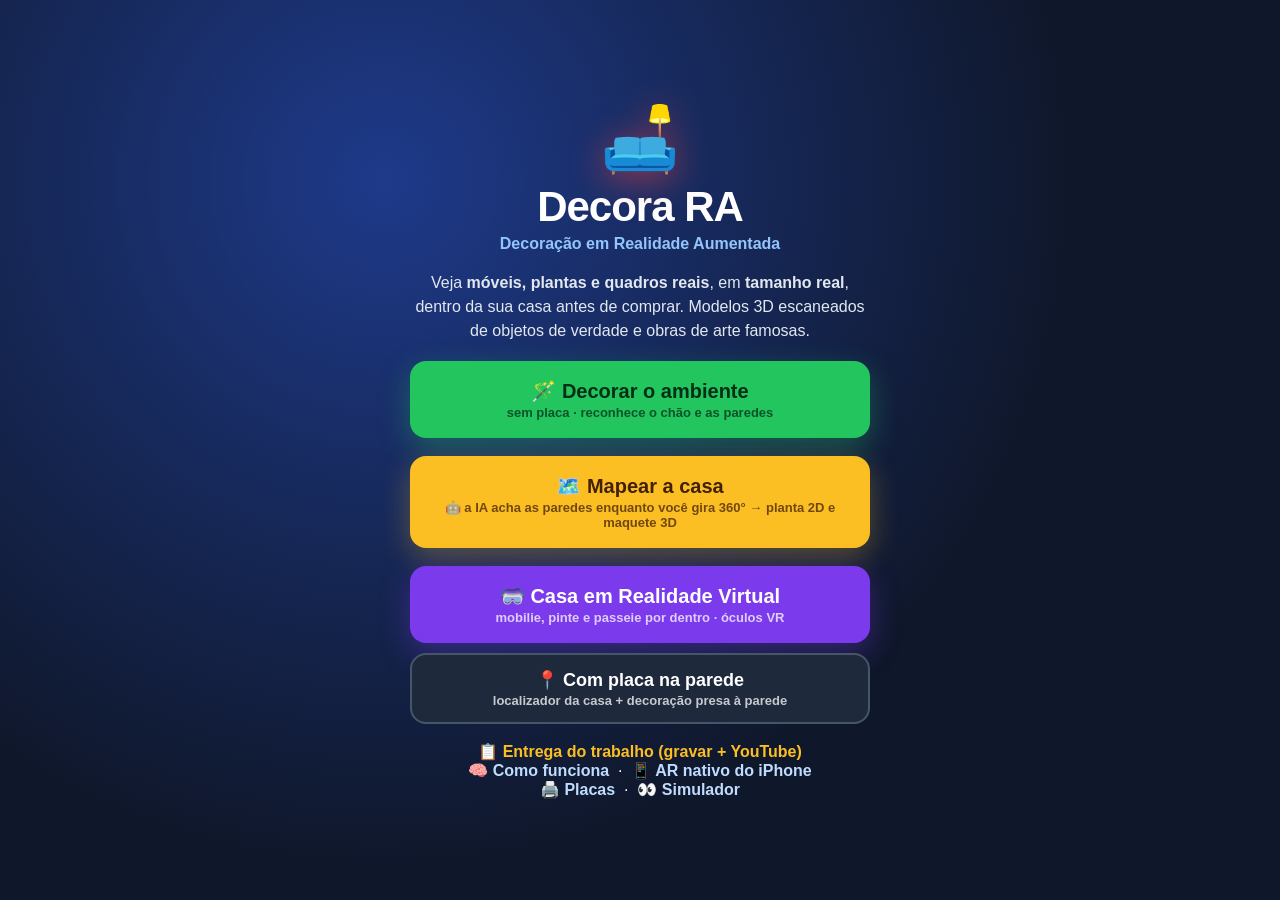
<file: index.html>
<!DOCTYPE html>
<html lang="pt-BR">
<head>
<meta charset="utf-8">
<meta name="viewport" content="width=device-width, initial-scale=1, maximum-scale=1, user-scalable=no, viewport-fit=cover">
<meta name="apple-mobile-web-app-capable" content="yes">
<meta name="theme-color" content="#0f172a">
<title>Decora RA</title>
<link rel="stylesheet" href="css/estilo.css">
<link rel="manifest" href="manifest.webmanifest">
<link rel="apple-touch-icon" href="icones/icone-180.png">
<link rel="icon" href="icones/icone-192.png">
<meta name="apple-mobile-web-app-title" content="Decora RA">
<meta name="apple-mobile-web-app-status-bar-style" content="black-translucent">
<script src="lib/aframe.min.js"></script>
<script>
  // ?sim = modo simulador (sem câmera). Senão carrega o reconhecimento de imagem (MindAR).
  window.SIMULACAO = new URLSearchParams(location.search).has('sim');
  if (!window.SIMULACAO) document.write('<script src="lib/mindar-image-aframe.prod.js"><\/script>');
</script>
<script src="config.js"></script>
<script src="js/casa.js"></script>
<script src="js/maquete.js"></script>
<script src="js/minimapa3d.js"></script>
<script src="js/moveis_proc.js"></script>
<script src="js/moveis.js"></script>
<script src="js/semzoom.js"></script>
</head>
<body>

<!-- TELA INICIAL -->
<section id="capa">
  <div class="capa-conteudo">
    <div class="logo">🛋️</div>
    <h1>Decora RA</h1>
    <p class="sub">Decoração em Realidade Aumentada</p>
    <p class="desc">Veja <b>móveis, plantas e quadros reais</b>, em <b>tamanho real</b>, dentro da sua casa antes de comprar.
      Modelos 3D escaneados de objetos de verdade e obras de arte famosas.</p>
    <a href="livre.html" class="btn-grande btn-link">🪄 Decorar o ambiente<small>sem placa · reconhece o chão e as paredes</small></a>
    <a href="mapear.html" class="btn-grande btn-link" style="background:#fbbf24;color:#422006;box-shadow:0 10px 30px rgba(251,191,36,.3)">🗺️ Mapear a casa<small>🤖 a IA acha as paredes enquanto você gira 360° → planta 2D e maquete 3D</small></a>
    <a href="vr.html" class="btn-grande btn-link" style="background:#7c3aed;color:#fff;box-shadow:0 10px 30px rgba(124,58,237,.35)">🥽 Casa em Realidade Virtual<small>mobilie, pinte e passeie por dentro · óculos VR</small></a>
    <button id="btnIniciar" class="btn-grande btn-sec">📍 Com placa na parede<small>localizador da casa + decoração presa à parede</small></button>
    <p id="avisoHttps" class="aviso" hidden>⚠️ A câmera só funciona em endereço <b>https://</b>. Abra pelo link do GitHub Pages.</p>
    <div class="links">
      <a href="entrega.html" style="font-weight:800;color:#fbbf24">📋 Entrega do trabalho (gravar + YouTube)</a><br>
      <a href="explicacao.html">🧠 Como funciona</a> &nbsp;·&nbsp; <a href="#" id="linkQL">📱 AR nativo do iPhone</a><br>
      <a href="marcadores.html">🖨️ Placas</a> &nbsp;·&nbsp; <a href="simulador.html" id="linkSim">👀 Simulador</a>
    </div>
  </div>
</section>

<!-- CARREGANDO -->
<div id="carregando" hidden><div class="spinner"></div><p>Abrindo a câmera e carregando o reconhecimento de imagens…</p></div>

<!-- INTERFACE SOBRE A CÂMERA -->
<div id="hud" hidden>
  <div id="topo">
    <div id="status" class="procurando"><span class="pulso"></span><span id="statusTxt">Procurando uma placa… aponte para a imagem na parede</span></div>
    <button id="btnDecor" class="btn-icone" title="Decorar a parede">🛋️</button>
    <button id="btnVoz" class="btn-icone" title="Voz">🔇</button>
  </div>

  <div id="mapa" hidden>
    <div class="mapa-titulo"><span>MAPA · <span id="mapaComodo"></span></span><button id="btnModoMapa" class="mini-btn">2D</button></div>
    <canvas id="mapa3d"></canvas>
    <svg id="mapaSvg" xmlns="http://www.w3.org/2000/svg" hidden></svg>
  </div>

  <div id="aviso" hidden></div>

  <div id="painel" hidden>
    <div class="painel-cabeca">
      <div>
        <div id="pRotulo" class="rotulo">VOCÊ ESTÁ NA</div>
        <div id="pNome" class="nome"></div>
      </div>
      <div id="pPerdido" class="perdido" hidden>placa fora da câmera · última posição</div>
    </div>
    <div id="pInfo" class="info"></div>
    <div class="rotulo">IR PARA:</div>
    <div id="destinos" class="destinos"></div>
    <div id="pInstrucao" class="instrucao"></div>
  </div>

  <!-- MODO DECORAR: objetos 3D presos à parede da placa -->
  <div id="decor" hidden>
    <div class="decor-cabeca"><b id="decorTitulo">🛋️ Decorar</b><span id="decorConta" class="decor-conta"></span><button id="btnDecorFim" class="mini-btn ok">✔ Concluir</button></div>
    <div id="catalogo"></div>
    <div id="decorEdicao" class="decor-edicao" hidden>
      <button id="btnGirar">↻ girar</button><button id="btnMenor">−</button><button id="btnMaior">+</button><button id="btnVariar">🎨 arte</button><button id="btnRemover">🗑️</button>
    </div>
    <div id="decorDica" class="instrucao"></div>
    <div class="decor-rodape"><button id="btnLimpar" class="link">🧹 Limpar</button><button id="btnMarcar" class="link">📌 Marcar</button><button id="btnQL" class="link">📱 AR do iPhone</button></div>
  </div>
</div>

<!-- AR NATIVO DO IPHONE (AR Quick Look): detecta chão e paredes sozinho, sem placa -->
<div id="ql" hidden>
  <div class="ql-caixa">
    <div class="decor-cabeca"><b>📱 Ver em tamanho real</b><button id="btnQLFechar" class="mini-btn">✕</button></div>
    <p class="ql-txt">Usa a <b>RA nativa do iPhone</b> (AR Quick Look): ela encontra o <b>chão</b> e as <b>paredes</b> sozinha, sem placa.
      Toque num objeto, aponte para o lugar e arraste com o dedo. Feche no ✕ para voltar.</p>
    <div id="qlLista" class="ql-lista"></div>
    <p id="qlAviso" class="aviso" hidden>Este recurso abre no <b>Safari do iPhone/iPad</b>. No PC, use o modo 🛋️ Decorar com a placa.</p>
  </div>
</div>
<button id="btnReativar" class="btn-grande" hidden>📷 Voltar para a câmera</button>

<a-scene id="cena"
  mindar-image="imageTargetSrc: ./targets.mind; autoStart: false; maxTrack: 1; uiLoading: no; uiScanning: no; uiError: yes; filterMinCF: 0.0001; filterBeta: 0.001; warmupTolerance: 2; missTolerance: 8"
  color-space="sRGB" renderer="colorManagement: true; antialias: true; physicallyCorrectLights: true"
  vr-mode-ui="enabled: false" xr-mode-ui="enabled: false" device-orientation-permission-ui="enabled: false" loading-screen="enabled: false">
  <a-camera position="0 0 0" look-controls="enabled: false"></a-camera>
  <a-entity mindar-image-target="targetIndex: 0" maquete-casa="comodo: sala" data-comodo="sala"></a-entity>
  <a-entity mindar-image-target="targetIndex: 1" maquete-casa="comodo: cozinha" data-comodo="cozinha"></a-entity>
  <a-entity mindar-image-target="targetIndex: 2" maquete-casa="comodo: quarto" data-comodo="quarto"></a-entity>
  <a-entity mindar-image-target="targetIndex: 3" maquete-casa="comodo: banheiro" data-comodo="banheiro"></a-entity>
</a-scene>

<script src="js/decor.js"></script>
<script src="js/app.js"></script>
<script>if (window.SIMULACAO) document.write('<script src="js/sim.js"><\/script>');</script>
</body>
</html>
</file>
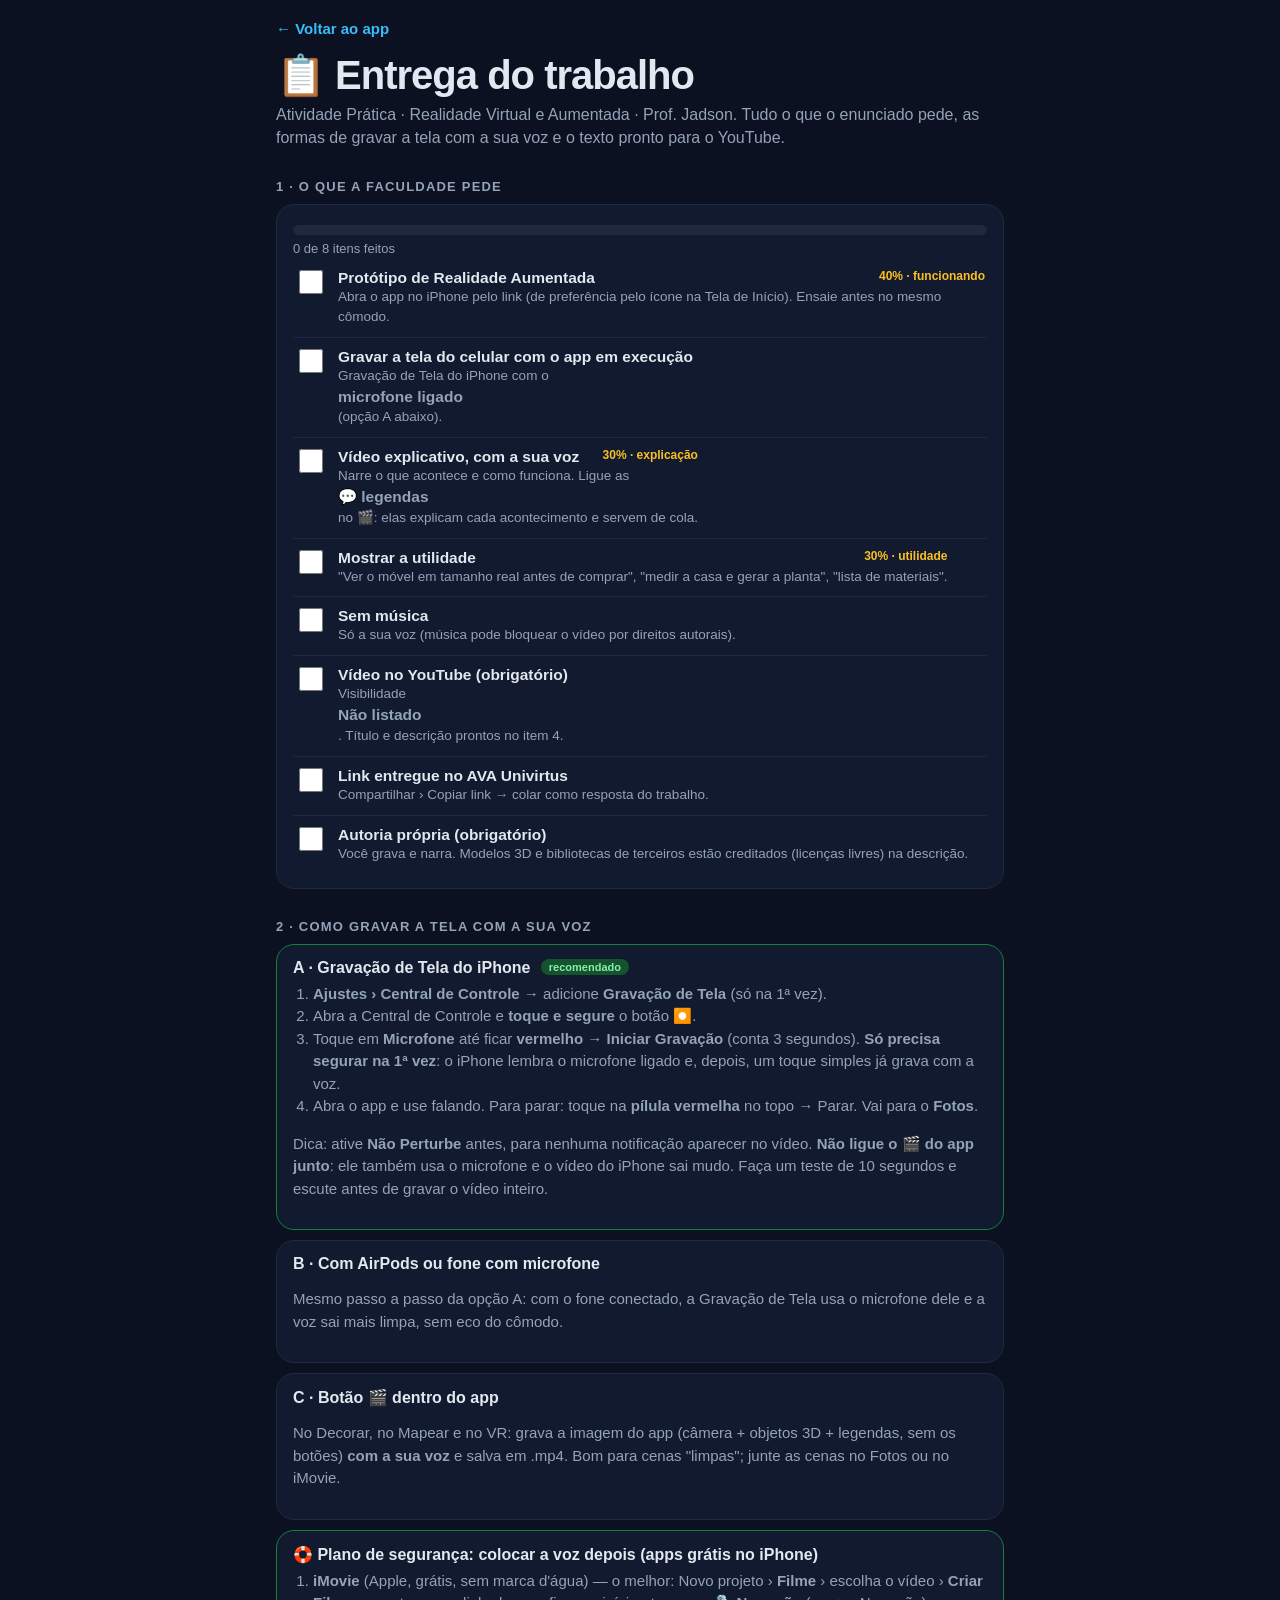
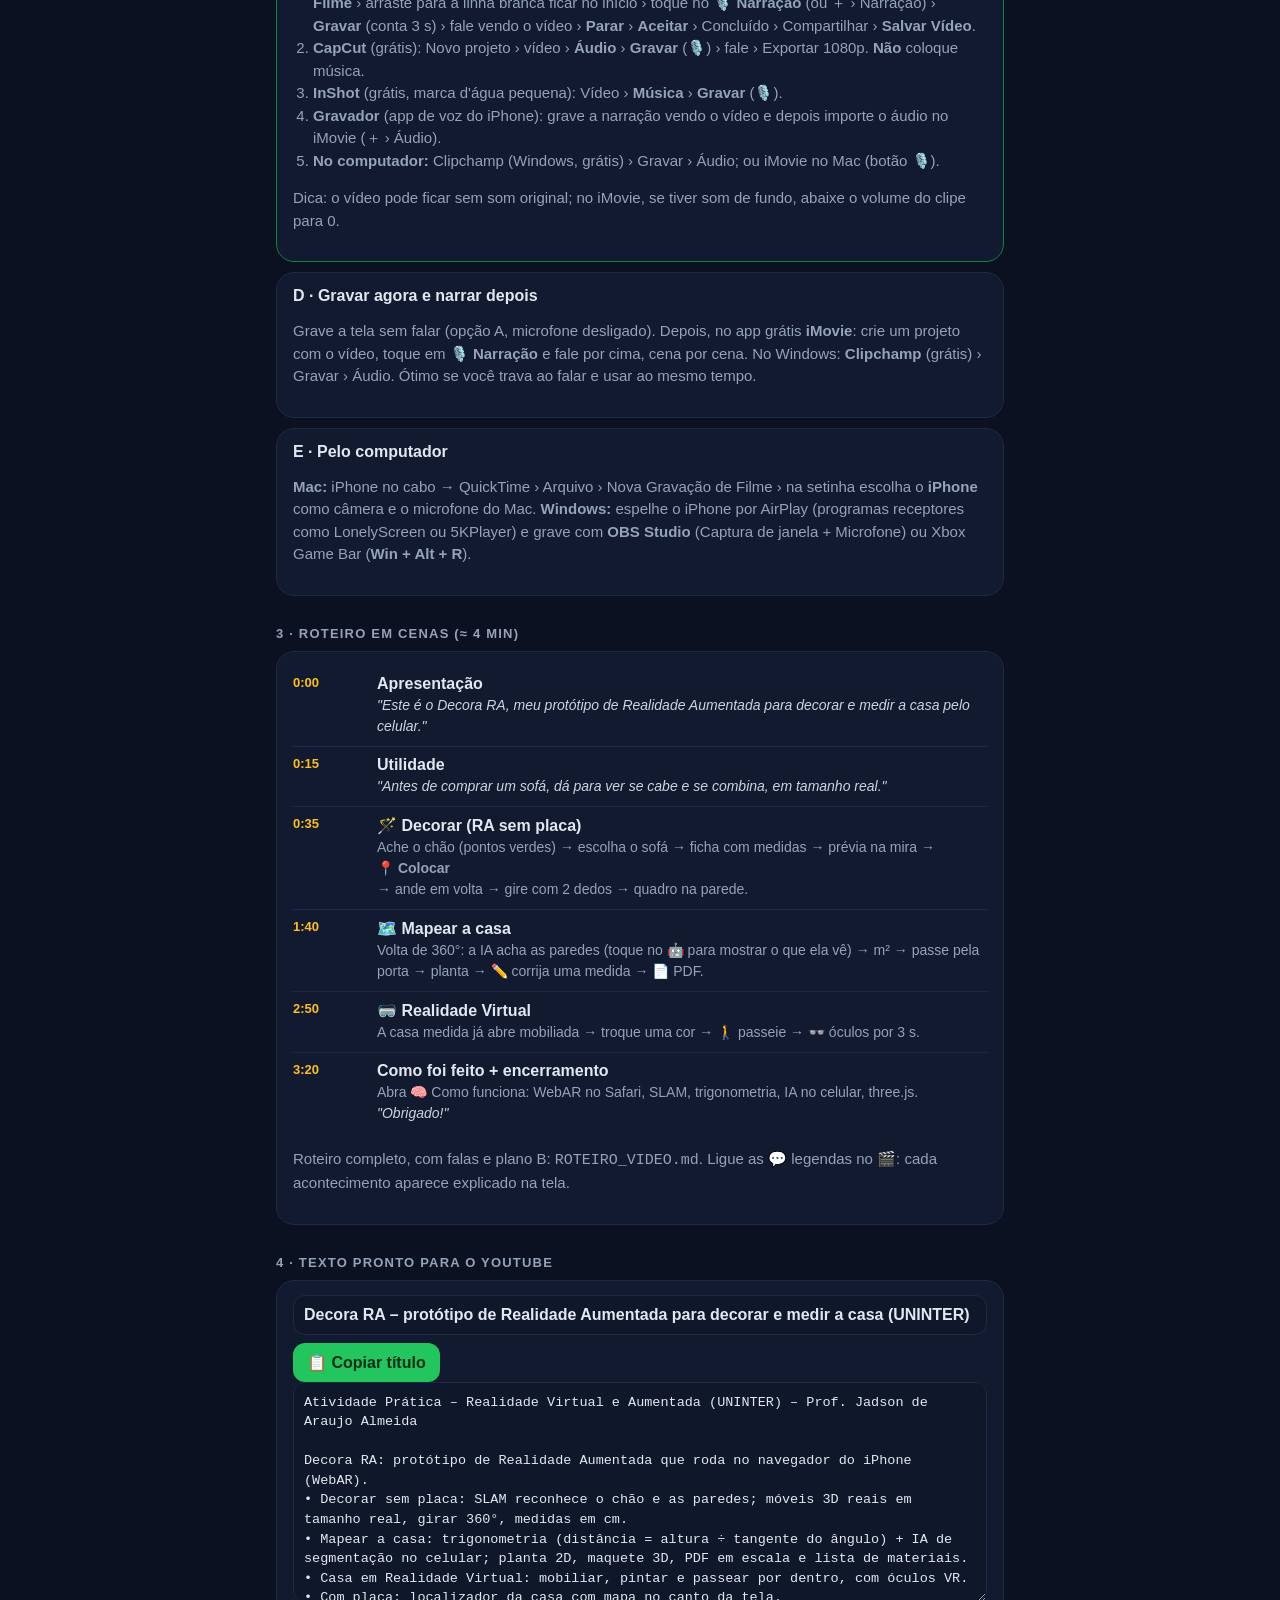
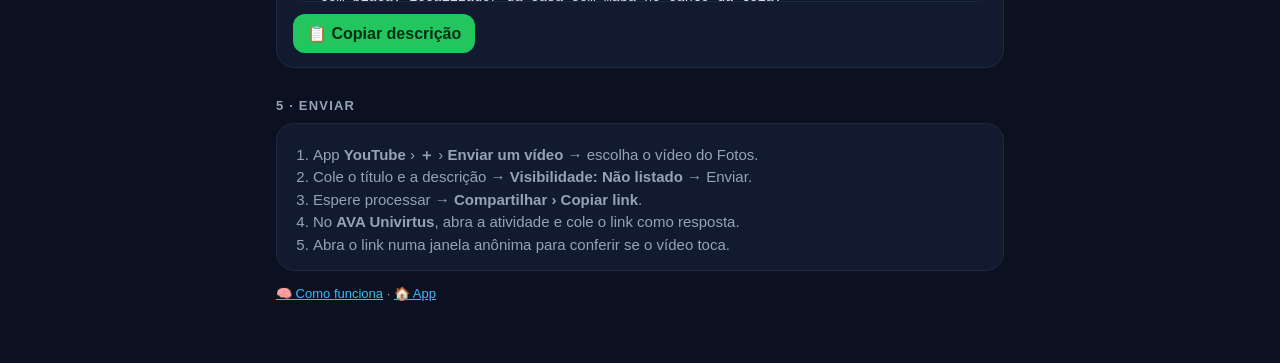
<file: entrega.html>
<!DOCTYPE html>
<html lang="pt-BR">
<head>
<meta charset="utf-8">
<meta name="viewport" content="width=device-width, initial-scale=1, viewport-fit=cover">
<meta name="theme-color" content="#0b1120">
<title>Entrega do Trabalho · Decora RA</title>
<link rel="icon" href="icones/icone-192.png">
<style>
  :root { --fundo: #0b1120; --cartao: #111a2e; --borda: #1e2a44; --texto: #e2e8f0; --suave: #94a3b8; --verde: #22c55e; --azul: #38bdf8; --ambar: #fbbf24;
    font-family: -apple-system, BlinkMacSystemFont, "Segoe UI", Roboto, Arial, sans-serif; }
  * { box-sizing: border-box; }
  html, body { margin: 0; background: var(--fundo); color: var(--texto); }
  main { max-width: 760px; margin: 0 auto; padding: max(20px, env(safe-area-inset-top)) 16px 48px; }
  a { color: var(--azul); }
  .voltar { font-weight: 700; text-decoration: none; font-size: 15px; }
  h1 { font-size: clamp(28px, 7vw, 40px); letter-spacing: -1px; margin: 14px 0 4px; }
  .sub { color: var(--suave); font-size: 16px; margin: 0 0 18px; line-height: 1.45; }
  h2 { font-size: 13px; letter-spacing: 1.2px; text-transform: uppercase; color: var(--suave); margin: 30px 0 10px; }
  .cartao { background: var(--cartao); border: 1px solid var(--borda); border-radius: 18px; padding: 14px 16px; margin-bottom: 10px; }
  .cartao b.t { display: block; font-size: 16px; margin-bottom: 4px; }
  .cartao p, .cartao li { color: var(--suave); line-height: 1.5; font-size: 15px; }
  .cartao ol, .cartao ul { margin: 6px 0 0; padding-left: 20px; }
  .rec { border-color: #15803d; }
  .tag { font-size: 11px; font-weight: 800; background: #14532d; color: #86efac; border-radius: 99px; padding: 2px 8px; margin-left: 6px; vertical-align: 2px; }
  .check { display: flex; gap: 12px; align-items: flex-start; padding: 10px 2px; border-top: 1px solid var(--borda); cursor: pointer; }
  .check:first-of-type { border-top: 0; }
  .check input { width: 24px; height: 24px; accent-color: var(--verde); flex: none; margin-top: 1px; }
  .check b { display: block; font-size: 15.5px; }
  .check small { color: var(--suave); font-size: 13.5px; line-height: 1.4; }
  .peso { float: right; font-size: 12px; font-weight: 800; color: var(--ambar); }
  .barra { height: 10px; background: #1e293b; border-radius: 99px; overflow: hidden; margin: 6px 0 4px; }
  .barra span { display: block; height: 100%; width: 0; background: linear-gradient(90deg, #22c55e, #38bdf8); transition: width .3s; }
  .cena { display: grid; grid-template-columns: 74px 1fr; gap: 10px; padding: 9px 0; border-top: 1px solid var(--borda); }
  .cena:first-child { border-top: 0; }
  .cena .tempo { font-weight: 800; color: var(--ambar); font-size: 13px; }
  .cena b { display: block; }
  .cena p { margin: 2px 0 0; font-size: 14px; }
  .cena i { color: #cbd5e1; }
  textarea { width: 100%; min-height: 220px; background: #0f172a; color: var(--texto); border: 1px solid var(--borda); border-radius: 12px; padding: 10px; font: 13.5px/1.45 ui-monospace, Menlo, monospace; }
  input.titulo { width: 100%; background: #0f172a; color: var(--texto); border: 1px solid var(--borda); border-radius: 12px; padding: 10px; font: inherit; font-weight: 700; }
  button.copiar { margin-top: 8px; font: inherit; font-weight: 800; border: 0; border-radius: 12px; padding: 10px 14px; background: var(--verde); color: #052e16; }
  .nota { color: var(--suave); font-size: 13px; line-height: 1.5; }
</style>
</head>
<body>
<main>
  <a class="voltar" href="index.html">← Voltar ao app</a>
  <h1>📋 Entrega do trabalho</h1>
  <p class="sub">Atividade Prática · Realidade Virtual e Aumentada · Prof. Jadson. Tudo o que o enunciado pede, as formas de gravar a tela com a sua voz e o texto pronto para o YouTube.</p>

  <h2>1 · O que a faculdade pede</h2>
  <div class="cartao">
    <div class="barra"><span id="progresso"></span></div><small id="progTxt" class="nota"></small>
    <label class="check"><input type="checkbox" data-c="ra"><span><b>Protótipo de Realidade Aumentada <span class="peso">40% · funcionando</span></b><small>Abra o app no iPhone pelo link (de preferência pelo ícone na Tela de Início). Ensaie antes no mesmo cômodo.</small></span></label>
    <label class="check"><input type="checkbox" data-c="tela"><span><b>Gravar a tela do celular com o app em execução</b><small>Gravação de Tela do iPhone com o <b>microfone ligado</b> (opção A abaixo).</small></span></label>
    <label class="check"><input type="checkbox" data-c="explica"><span><b>Vídeo explicativo, com a sua voz <span class="peso">30% · explicação</span></b><small>Narre o que acontece e como funciona. Ligue as <b>💬 legendas</b> no 🎬: elas explicam cada acontecimento e servem de cola.</small></span></label>
    <label class="check"><input type="checkbox" data-c="util"><span><b>Mostrar a utilidade <span class="peso">30% · utilidade</span></b><small>"Ver o móvel em tamanho real antes de comprar", "medir a casa e gerar a planta", "lista de materiais".</small></span></label>
    <label class="check"><input type="checkbox" data-c="musica"><span><b>Sem música</b><small>Só a sua voz (música pode bloquear o vídeo por direitos autorais).</small></span></label>
    <label class="check"><input type="checkbox" data-c="youtube"><span><b>Vídeo no YouTube (obrigatório)</b><small>Visibilidade <b>Não listado</b>. Título e descrição prontos no item 4.</small></span></label>
    <label class="check"><input type="checkbox" data-c="ava"><span><b>Link entregue no AVA Univirtus</b><small>Compartilhar › Copiar link → colar como resposta do trabalho.</small></span></label>
    <label class="check"><input type="checkbox" data-c="autoria"><span><b>Autoria própria (obrigatório)</b><small>Você grava e narra. Modelos 3D e bibliotecas de terceiros estão creditados (licenças livres) na descrição.</small></span></label>
  </div>

  <h2>2 · Como gravar a tela com a sua voz</h2>
  <div class="cartao rec"><b class="t">A · Gravação de Tela do iPhone <span class="tag">recomendado</span></b>
    <ol><li><b>Ajustes › Central de Controle</b> → adicione <b>Gravação de Tela</b> (só na 1ª vez).</li>
      <li>Abra a Central de Controle e <b>toque e segure</b> o botão ⏺️.</li>
      <li>Toque em <b>Microfone</b> até ficar <b>vermelho</b> → <b>Iniciar Gravação</b> (conta 3 segundos). <b>Só precisa segurar na 1ª vez</b>: o iPhone lembra o microfone ligado e, depois, um toque simples já grava com a voz.</li>
      <li>Abra o app e use falando. Para parar: toque na <b>pílula vermelha</b> no topo → Parar. Vai para o <b>Fotos</b>.</li></ol>
    <p>Dica: ative <b>Não Perturbe</b> antes, para nenhuma notificação aparecer no vídeo. <b>Não ligue o 🎬 do app junto</b>: ele também usa o microfone e o vídeo do iPhone sai mudo. Faça um teste de 10 segundos e escute antes de gravar o vídeo inteiro.</p></div>
  <div class="cartao"><b class="t">B · Com AirPods ou fone com microfone</b><p>Mesmo passo a passo da opção A: com o fone conectado, a Gravação de Tela usa o microfone dele e a voz sai mais limpa, sem eco do cômodo.</p></div>
  <div class="cartao"><b class="t">C · Botão 🎬 dentro do app</b><p>No Decorar, no Mapear e no VR: grava a imagem do app (câmera + objetos 3D + legendas, sem os botões) <b>com a sua voz</b> e salva em .mp4. Bom para cenas "limpas"; junte as cenas no Fotos ou no iMovie.</p></div>
  <div class="cartao rec"><b class="t">🛟 Plano de segurança: colocar a voz depois (apps grátis no iPhone)</b>
    <ol><li><b>iMovie</b> (Apple, grátis, sem marca d'água) — o melhor: Novo projeto › <b>Filme</b> › escolha o vídeo › <b>Criar Filme</b> › arraste para a linha branca ficar no início › toque no 🎙️ <b>Narração</b> (ou ＋ › Narração) › <b>Gravar</b> (conta 3 s) › fale vendo o vídeo › <b>Parar</b> › <b>Aceitar</b> › Concluído › Compartilhar › <b>Salvar Vídeo</b>.</li>
      <li><b>CapCut</b> (grátis): Novo projeto › vídeo › <b>Áudio</b> › <b>Gravar</b> (🎙️) › fale › Exportar 1080p. <b>Não</b> coloque música.</li>
      <li><b>InShot</b> (grátis, marca d'água pequena): Vídeo › <b>Música</b> › <b>Gravar</b> (🎙️).</li>
      <li><b>Gravador</b> (app de voz do iPhone): grave a narração vendo o vídeo e depois importe o áudio no iMovie (＋ › Áudio).</li>
      <li><b>No computador:</b> Clipchamp (Windows, grátis) › Gravar › Áudio; ou iMovie no Mac (botão 🎙️).</li></ol>
    <p>Dica: o vídeo pode ficar sem som original; no iMovie, se tiver som de fundo, abaixe o volume do clipe para 0.</p></div>
  <div class="cartao"><b class="t">D · Gravar agora e narrar depois</b><p>Grave a tela sem falar (opção A, microfone desligado). Depois, no app grátis <b>iMovie</b>: crie um projeto com o vídeo, toque em <b>🎙️ Narração</b> e fale por cima, cena por cena. No Windows: <b>Clipchamp</b> (grátis) › Gravar › Áudio. Ótimo se você trava ao falar e usar ao mesmo tempo.</p></div>
  <div class="cartao"><b class="t">E · Pelo computador</b><p><b>Mac:</b> iPhone no cabo → QuickTime › Arquivo › Nova Gravação de Filme › na setinha escolha o <b>iPhone</b> como câmera e o microfone do Mac. <b>Windows:</b> espelhe o iPhone por AirPlay (programas receptores como LonelyScreen ou 5KPlayer) e grave com <b>OBS Studio</b> (Captura de janela + Microfone) ou Xbox Game Bar (<b>Win + Alt + R</b>).</p></div>

  <h2>3 · Roteiro em cenas (≈ 4 min)</h2>
  <div class="cartao">
    <div class="cena"><span class="tempo">0:00</span><div><b>Apresentação</b><p><i>"Este é o Decora RA, meu protótipo de Realidade Aumentada para decorar e medir a casa pelo celular."</i></p></div></div>
    <div class="cena"><span class="tempo">0:15</span><div><b>Utilidade</b><p><i>"Antes de comprar um sofá, dá para ver se cabe e se combina, em tamanho real."</i></p></div></div>
    <div class="cena"><span class="tempo">0:35</span><div><b>🪄 Decorar (RA sem placa)</b><p>Ache o chão (pontos verdes) → escolha o sofá → ficha com medidas → prévia na mira → <b>📍 Colocar</b> → ande em volta → gire com 2 dedos → quadro na parede.</p></div></div>
    <div class="cena"><span class="tempo">1:40</span><div><b>🗺️ Mapear a casa</b><p>Volta de 360°: a IA acha as paredes (toque no 🤖 para mostrar o que ela vê) → m² → passe pela porta → planta → ✏️ corrija uma medida → 📄 PDF.</p></div></div>
    <div class="cena"><span class="tempo">2:50</span><div><b>🥽 Realidade Virtual</b><p>A casa medida já abre mobiliada → troque uma cor → 🚶 passeie → 👓 óculos por 3 s.</p></div></div>
    <div class="cena"><span class="tempo">3:20</span><div><b>Como foi feito + encerramento</b><p>Abra 🧠 Como funciona: WebAR no Safari, SLAM, trigonometria, IA no celular, three.js. <i>"Obrigado!"</i></p></div></div>
    <p class="nota">Roteiro completo, com falas e plano B: <code>ROTEIRO_VIDEO.md</code>. Ligue as 💬 legendas no 🎬: cada acontecimento aparece explicado na tela.</p>
  </div>

  <h2>4 · Texto pronto para o YouTube</h2>
  <div class="cartao">
    <input class="titulo" id="titulo" value="Decora RA – protótipo de Realidade Aumentada para decorar e medir a casa (UNINTER)">
    <button class="copiar" data-copiar="titulo">📋 Copiar título</button>
    <textarea id="descricao">Atividade Prática – Realidade Virtual e Aumentada (UNINTER) – Prof. Jadson de Araujo Almeida

Decora RA: protótipo de Realidade Aumentada que roda no navegador do iPhone (WebAR).
• Decorar sem placa: SLAM reconhece o chão e as paredes; móveis 3D reais em tamanho real, girar 360°, medidas em cm.
• Mapear a casa: trigonometria (distância = altura ÷ tangente do ângulo) + IA de segmentação no celular; planta 2D, maquete 3D, PDF em escala e lista de materiais.
• Casa em Realidade Virtual: mobiliar, pintar e passear por dentro, com óculos VR.
• Com placa: localizador da casa com mapa no canto da tela.

Utilidade: ver móveis em tamanho real antes de comprar, medir os cômodos e planejar a reforma.

App: https://marcelooliveira23.github.io/onde-estou-ra/

Créditos: modelos 3D Poly Haven (CC0); obras de arte em domínio público (Wikimedia Commons); three.js, AlvaAR (GPL-3.0), MindAR, A-Frame, transformers.js / SegFormer (ADE20K), jsPDF. Vídeo e narração: autoria própria. Sem música.</textarea>
    <button class="copiar" data-copiar="descricao">📋 Copiar descrição</button>
  </div>

  <h2>5 · Enviar</h2>
  <div class="cartao"><ol>
    <li>App <b>YouTube</b> › <b>＋</b> › <b>Enviar um vídeo</b> → escolha o vídeo do Fotos.</li>
    <li>Cole o título e a descrição → <b>Visibilidade: Não listado</b> → Enviar.</li>
    <li>Espere processar → <b>Compartilhar › Copiar link</b>.</li>
    <li>No <b>AVA Univirtus</b>, abra a atividade e cole o link como resposta.</li>
    <li>Abra o link numa janela anônima para conferir se o vídeo toca.</li></ol></div>
  <p class="nota"><a href="explicacao.html">🧠 Como funciona</a> · <a href="index.html">🏠 App</a></p>
</main>
<script>
  const CHAVE = 'decora-entrega-v1'; let marc = {};
  try { marc = JSON.parse(localStorage.getItem(CHAVE)) || {}; } catch (e) { marc = {}; }
  const caixas = [...document.querySelectorAll('[data-c]')];
  function atualizar() {
    const n = caixas.filter(c => c.checked).length;
    document.getElementById('progresso').style.width = (n / caixas.length * 100) + '%';
    document.getElementById('progTxt').textContent = n === caixas.length ? '✅ Tudo pronto para entregar!' : `${n} de ${caixas.length} itens feitos`;
  }
  caixas.forEach(c => { c.checked = !!marc[c.dataset.c]; c.addEventListener('change', () => { marc[c.dataset.c] = c.checked; try { localStorage.setItem(CHAVE, JSON.stringify(marc)); } catch (e) {} atualizar(); }); });
  atualizar();
  document.querySelectorAll('[data-copiar]').forEach(b => b.addEventListener('click', async () => {
    const el = document.getElementById(b.dataset.copiar); el.select && el.select();
    try { await navigator.clipboard.writeText(el.value); } catch (e) { document.execCommand && document.execCommand('copy'); }
    const t = b.textContent; b.textContent = '✅ Copiado!'; setTimeout(() => { b.textContent = t; }, 1500);
  }));
</script>
</body>
</html>
</file>
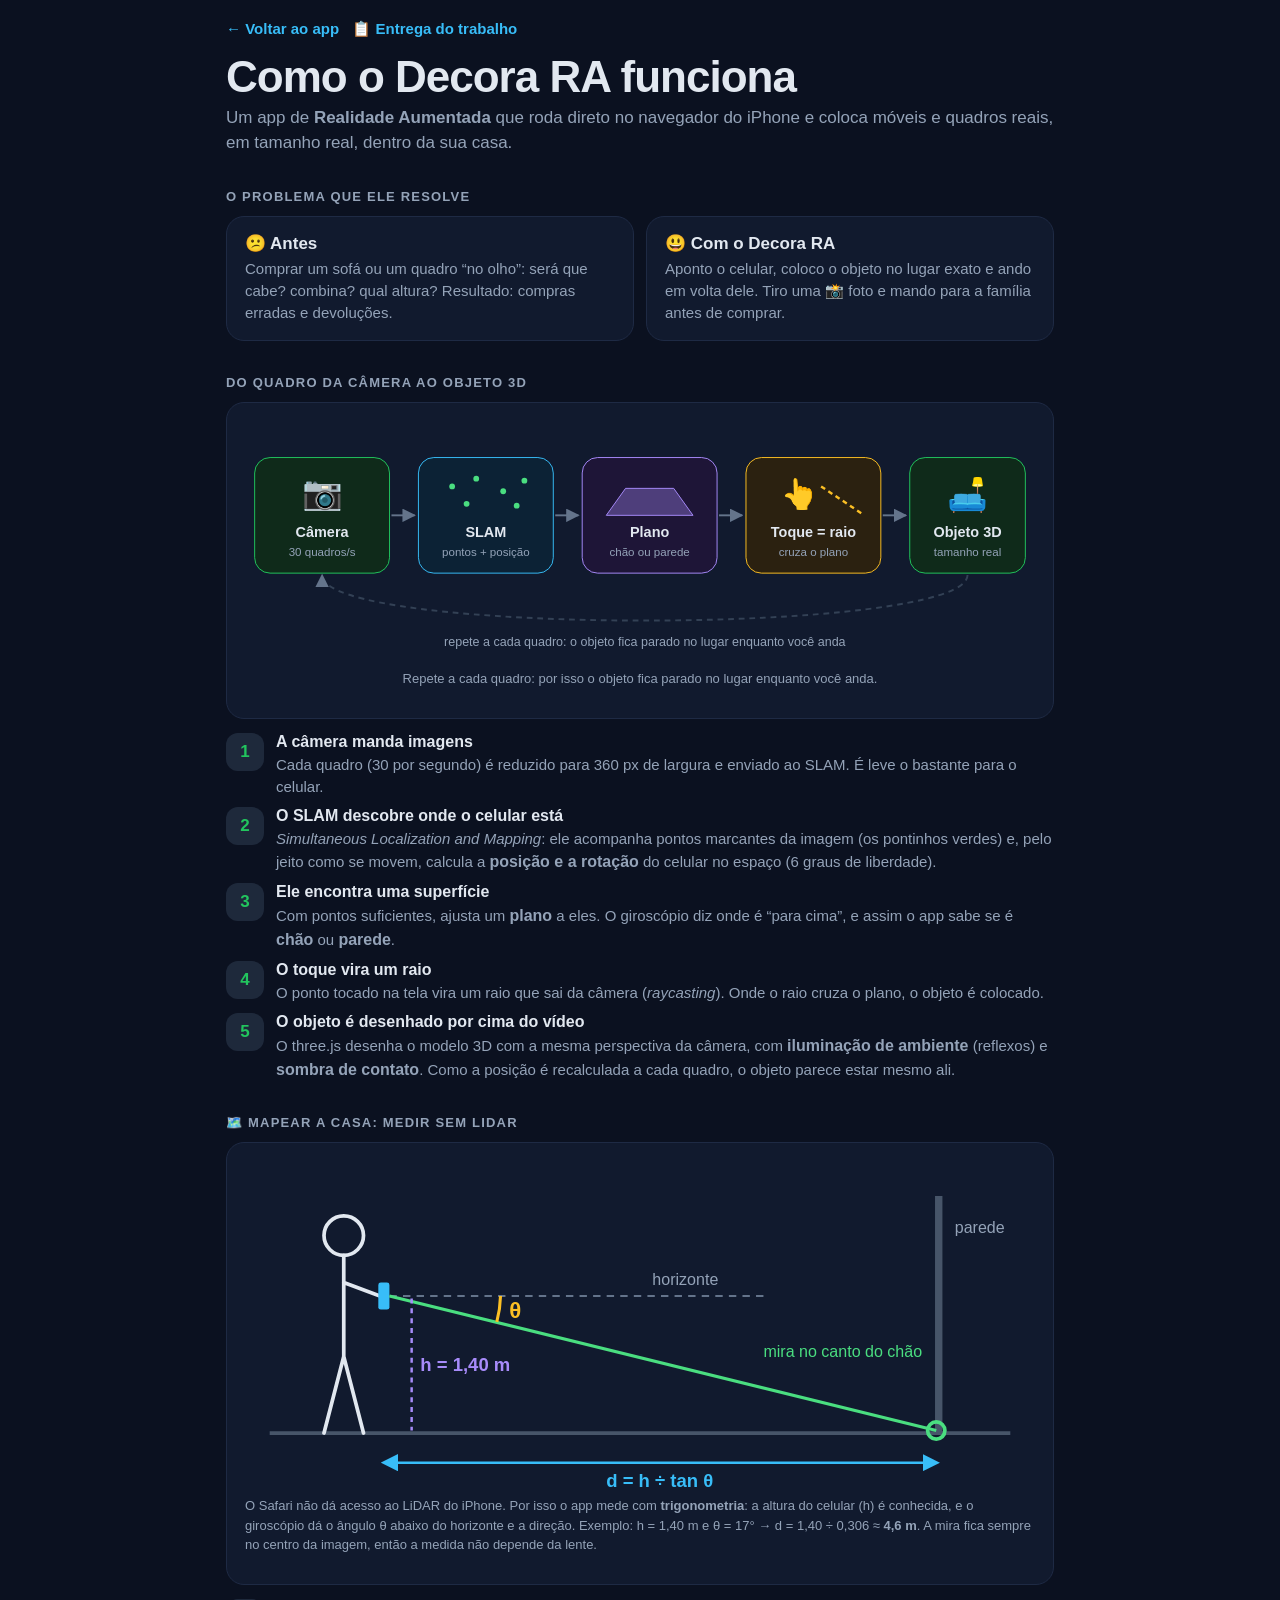
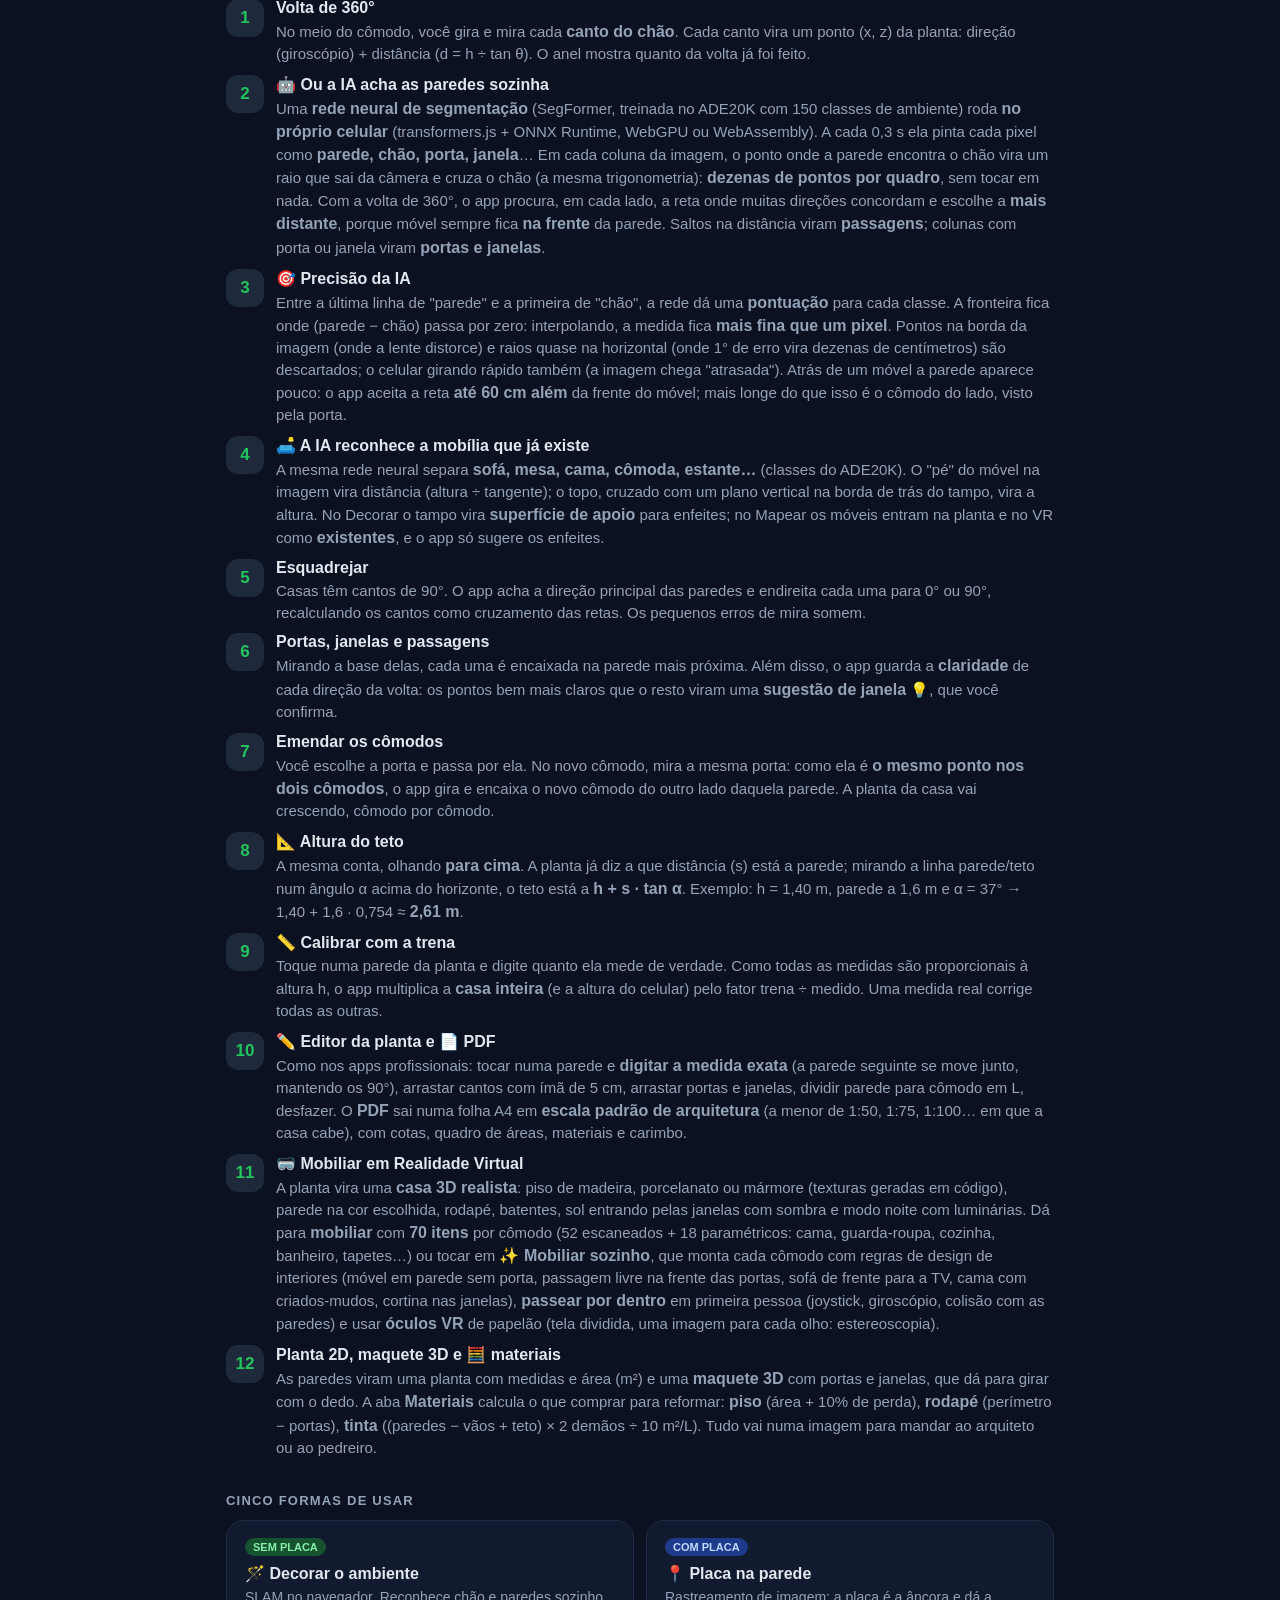
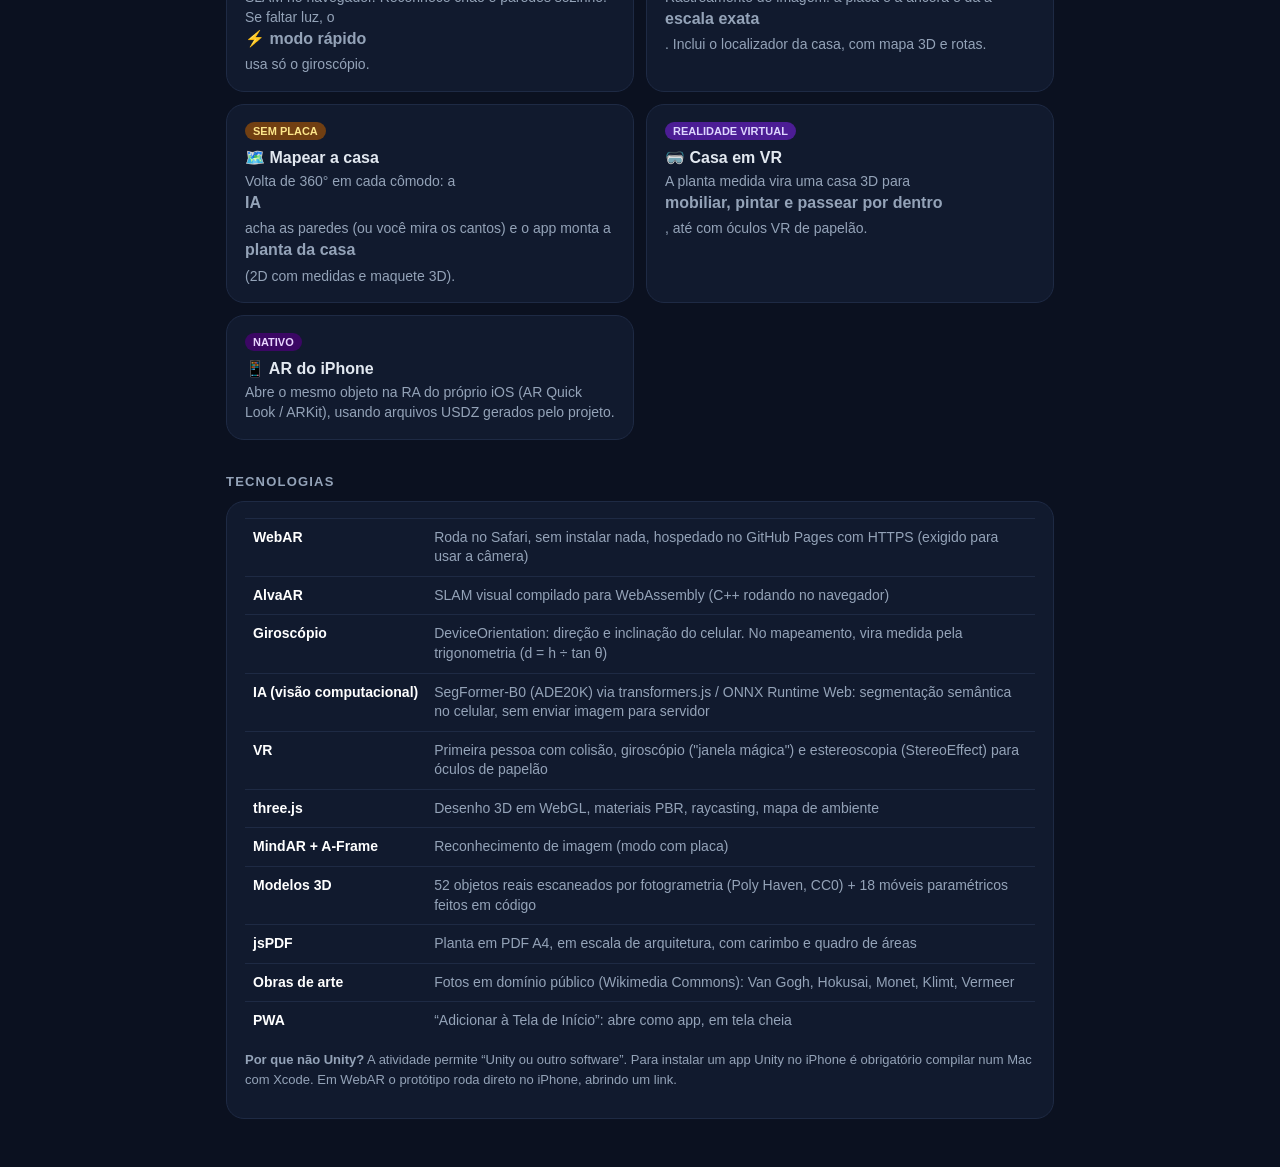
<file: explicacao.html>
<!DOCTYPE html>
<html lang="pt-BR">
<head>
<meta charset="utf-8">
<meta name="viewport" content="width=device-width, initial-scale=1, viewport-fit=cover">
<meta name="theme-color" content="#0f172a">
<title>Como Funciona · Decora RA</title>
<link rel="icon" href="icones/icone-192.png">
<style>
  :root {
    --fundo: #0b1120; --cartao: #111a2e; --borda: #1e2a44; --texto: #e2e8f0; --suave: #94a3b8;
    --verde: #22c55e; --azul: #38bdf8; --roxo: #a78bfa; --ambar: #fbbf24;
    font-family: -apple-system, BlinkMacSystemFont, "Segoe UI", Roboto, Arial, sans-serif;
  }
  * { box-sizing: border-box; }
  html, body { margin: 0; background: var(--fundo); color: var(--texto); }
  main { max-width: 860px; margin: 0 auto; padding: max(20px, env(safe-area-inset-top)) 16px 48px; }
  a { color: var(--azul); }
  .voltar { font-weight: 700; text-decoration: none; font-size: 15px; }
  h1 { font-size: clamp(30px, 7vw, 44px); letter-spacing: -1px; margin: 14px 0 4px; }
  .sub { color: var(--suave); font-size: 17px; margin: 0 0 22px; line-height: 1.45; }
  h2 { font-size: 13px; letter-spacing: 1.2px; text-transform: uppercase; color: var(--suave); margin: 34px 0 12px; }
  .cartao { background: var(--cartao); border: 1px solid var(--borda); border-radius: 18px; padding: 16px 18px; }
  .problema { display: grid; grid-template-columns: 1fr 1fr; gap: 12px; }
  .problema .cartao b { display: block; font-size: 17px; margin-bottom: 4px; }
  .problema p { margin: 0; color: var(--suave); line-height: 1.45; font-size: 15px; }
  svg { width: 100%; height: auto; display: block; }
  .vert { display: none; max-width: 360px; margin: 0 auto; }
  @media (max-width: 640px) { .horiz { display: none; } .vert { display: block; } }
  .passos { counter-reset: p; display: grid; gap: 10px; margin-top: 14px; }
  .passo { display: grid; grid-template-columns: 38px 1fr; gap: 12px; align-items: start; }
  .passo::before { counter-increment: p; content: counter(p); width: 38px; height: 38px; border-radius: 12px; background: #1e293b;
    display: grid; place-items: center; font-weight: 800; color: var(--verde); font-size: 17px; }
  .passo b { font-size: 16px; }
  .passo p { margin: 3px 0 0; color: var(--suave); line-height: 1.45; font-size: 15px; }
  .modos { display: grid; grid-template-columns: repeat(2, 1fr); gap: 12px; }
  .modo .tag { display: inline-block; font-size: 11px; font-weight: 800; padding: 3px 8px; border-radius: 99px; margin-bottom: 8px; }
  .modo b { display: block; font-size: 16px; margin-bottom: 4px; }
  .modo p { margin: 0; color: var(--suave); font-size: 14px; line-height: 1.45; }
  table { width: 100%; border-collapse: collapse; font-size: 14px; }
  td { padding: 9px 8px; border-top: 1px solid var(--borda); vertical-align: top; line-height: 1.4; }
  td:first-child { font-weight: 700; white-space: nowrap; color: #fff; }
  td:last-child { color: var(--suave); }
  .nota { color: var(--suave); font-size: 13px; line-height: 1.5; margin-top: 10px; }
  @media (max-width: 640px) { .problema, .modos { grid-template-columns: 1fr; } }
</style>
</head>
<body>
<main>
  <a class="voltar" href="index.html">← Voltar ao app</a> &nbsp; <a class="voltar" href="entrega.html">📋 Entrega do trabalho</a>
  <h1>Como o Decora RA funciona</h1>
  <p class="sub">Um app de <b>Realidade Aumentada</b> que roda direto no navegador do iPhone e coloca móveis e quadros reais, em tamanho real, dentro da sua casa.</p>

  <h2>O problema que ele resolve</h2>
  <div class="problema">
    <div class="cartao"><b>😕 Antes</b><p>Comprar um sofá ou um quadro “no olho”: será que cabe? combina? qual altura? Resultado: compras erradas e devoluções.</p></div>
    <div class="cartao"><b>😃 Com o Decora RA</b><p>Aponto o celular, coloco o objeto no lugar exato e ando em volta dele. Tiro uma 📸 foto e mando para a família antes de comprar.</p></div>
  </div>

  <h2>Do quadro da câmera ao objeto 3D</h2>
  <div class="cartao">
    <svg class="horiz" viewBox="0 0 820 250" role="img" aria-label="Fluxo: câmera, SLAM, plano, toque vira raio, objeto 3D">
      <defs>
        <marker id="seta" viewBox="0 0 10 10" refX="9" refY="5" markerWidth="7" markerHeight="7" orient="auto"><path d="M0,0 L10,5 L0,10 z" fill="#64748b"/></marker>
      </defs>
      <g font-family="-apple-system, Segoe UI, sans-serif" text-anchor="middle">
        <!-- 1 câmera -->
        <rect x="10" y="40" width="140" height="120" rx="16" fill="#0f2a1a" stroke="#22c55e"/>
        <text x="80" y="88" font-size="34">📷</text>
        <text x="80" y="122" font-size="15" font-weight="700" fill="#e2e8f0">Câmera</text>
        <text x="80" y="142" font-size="12" fill="#94a3b8">30 quadros/s</text>
        <!-- 2 SLAM -->
        <rect x="180" y="40" width="140" height="120" rx="16" fill="#0c2235" stroke="#38bdf8"/>
        <g fill="#4ade80"><circle cx="215" cy="70" r="3"/><circle cx="240" cy="62" r="3"/><circle cx="268" cy="75" r="3"/><circle cx="290" cy="64" r="3"/><circle cx="230" cy="88" r="3"/><circle cx="282" cy="90" r="3"/></g>
        <text x="250" y="122" font-size="15" font-weight="700" fill="#e2e8f0">SLAM</text>
        <text x="250" y="142" font-size="12" fill="#94a3b8">pontos + posição</text>
        <!-- 3 plano -->
        <rect x="350" y="40" width="140" height="120" rx="16" fill="#1e1537" stroke="#a78bfa"/>
        <path d="M375 100 L465 100 L445 72 L395 72 Z" fill="#a78bfa" fill-opacity=".35" stroke="#a78bfa"/>
        <text x="420" y="122" font-size="15" font-weight="700" fill="#e2e8f0">Plano</text>
        <text x="420" y="142" font-size="12" fill="#94a3b8">chão ou parede</text>
        <!-- 4 raio -->
        <rect x="520" y="40" width="140" height="120" rx="16" fill="#2b2110" stroke="#fbbf24"/>
        <text x="575" y="88" font-size="30">👆</text>
        <line x1="598" y1="70" x2="640" y2="98" stroke="#fbbf24" stroke-width="2.5" stroke-dasharray="5 4"/>
        <text x="590" y="122" font-size="15" font-weight="700" fill="#e2e8f0">Toque = raio</text>
        <text x="590" y="142" font-size="12" fill="#94a3b8">cruza o plano</text>
        <!-- 5 objeto -->
        <rect x="690" y="40" width="120" height="120" rx="16" fill="#0f2a1a" stroke="#22c55e"/>
        <text x="750" y="90" font-size="34">🛋️</text>
        <text x="750" y="122" font-size="15" font-weight="700" fill="#e2e8f0">Objeto 3D</text>
        <text x="750" y="142" font-size="12" fill="#94a3b8">tamanho real</text>
        <!-- setas -->
        <g stroke="#64748b" stroke-width="2" marker-end="url(#seta)"><line x1="152" y1="100" x2="176" y2="100"/><line x1="322" y1="100" x2="346" y2="100"/><line x1="492" y1="100" x2="516" y2="100"/><line x1="662" y1="100" x2="686" y2="100"/></g>
        <!-- laço -->
        <path d="M750 162 C 750 225, 80 225, 80 162" fill="none" stroke="#334155" stroke-width="2" stroke-dasharray="6 5" marker-end="url(#seta)"/>
        <text x="415" y="236" font-size="13" fill="#94a3b8">repete a cada quadro: o objeto fica parado no lugar enquanto você anda</text>
      </g>
    </svg>
    <svg class="vert" viewBox="0 0 360 560" role="img" aria-label="Fluxo: câmera, SLAM, plano, toque vira raio, objeto 3D"><g font-family="-apple-system, Segoe UI, sans-serif"><rect x="10" y="10" width="340" height="86" rx="16" fill="#0f2a1a" stroke="#22c55e"/><text x="52" y="64" font-size="30" text-anchor="middle" fill="#22c55e">📷</text><text x="92" y="48" font-size="19" font-weight="700" fill="#e2e8f0">1. Câmera</text><text x="92" y="72" font-size="13.5" fill="#94a3b8">30 quadros por segundo</text><path d="M180 98 L180 116" stroke="#64748b" stroke-width="2.5" marker-end="url(#seta2)"/><rect x="10" y="120" width="340" height="86" rx="16" fill="#0c2235" stroke="#38bdf8"/><text x="52" y="174" font-size="30" text-anchor="middle" fill="#38bdf8">🟢</text><text x="92" y="158" font-size="19" font-weight="700" fill="#e2e8f0">2. SLAM</text><text x="92" y="182" font-size="13.5" fill="#94a3b8">segue pontos e calcula onde o celular está</text><path d="M180 208 L180 226" stroke="#64748b" stroke-width="2.5" marker-end="url(#seta2)"/><rect x="10" y="230" width="340" height="86" rx="16" fill="#1e1537" stroke="#a78bfa"/><text x="52" y="284" font-size="30" text-anchor="middle" fill="#a78bfa">▱</text><text x="92" y="268" font-size="19" font-weight="700" fill="#e2e8f0">3. Plano</text><text x="92" y="292" font-size="13.5" fill="#94a3b8">encontra o chão ou a parede</text><path d="M180 318 L180 336" stroke="#64748b" stroke-width="2.5" marker-end="url(#seta2)"/><rect x="10" y="340" width="340" height="86" rx="16" fill="#2b2110" stroke="#fbbf24"/><text x="52" y="394" font-size="30" text-anchor="middle" fill="#fbbf24">👆</text><text x="92" y="378" font-size="19" font-weight="700" fill="#e2e8f0">4. Toque = raio</text><text x="92" y="402" font-size="13.5" fill="#94a3b8">o raio cruza o plano: ali fica o objeto</text><path d="M180 428 L180 446" stroke="#64748b" stroke-width="2.5" marker-end="url(#seta2)"/><rect x="10" y="450" width="340" height="86" rx="16" fill="#0f2a1a" stroke="#22c55e"/><text x="52" y="504" font-size="30" text-anchor="middle" fill="#22c55e">🛋️</text><text x="92" y="488" font-size="19" font-weight="700" fill="#e2e8f0">5. Objeto 3D</text><text x="92" y="512" font-size="13.5" fill="#94a3b8">em tamanho real, por cima do vídeo</text></g><defs><marker id="seta2" viewBox="0 0 10 10" refX="9" refY="5" markerWidth="7" markerHeight="7" orient="auto"><path d="M0,0 L10,5 L0,10 z" fill="#64748b"/></marker></defs></svg>
    <p class="nota" style="text-align:center">Repete a cada quadro: por isso o objeto fica parado no lugar enquanto você anda.</p>
  </div>

  <div class="passos">
    <div class="passo"><div><b>A câmera manda imagens</b><p>Cada quadro (30 por segundo) é reduzido para 360 px de largura e enviado ao SLAM. É leve o bastante para o celular.</p></div></div>
    <div class="passo"><div><b>O SLAM descobre onde o celular está</b><p><i>Simultaneous Localization and Mapping</i>: ele acompanha pontos marcantes da imagem (os pontinhos verdes) e, pelo jeito como se movem, calcula a <b>posição e a rotação</b> do celular no espaço (6 graus de liberdade).</p></div></div>
    <div class="passo"><div><b>Ele encontra uma superfície</b><p>Com pontos suficientes, ajusta um <b>plano</b> a eles. O giroscópio diz onde é “para cima”, e assim o app sabe se é <b>chão</b> ou <b>parede</b>.</p></div></div>
    <div class="passo"><div><b>O toque vira um raio</b><p>O ponto tocado na tela vira um raio que sai da câmera (<i>raycasting</i>). Onde o raio cruza o plano, o objeto é colocado.</p></div></div>
    <div class="passo"><div><b>O objeto é desenhado por cima do vídeo</b><p>O three.js desenha o modelo 3D com a mesma perspectiva da câmera, com <b>iluminação de ambiente</b> (reflexos) e <b>sombra de contato</b>. Como a posição é recalculada a cada quadro, o objeto parece estar mesmo ali.</p></div></div>
  </div>

  <h2 id="mapa">🗺️ Mapear a casa: medir sem LiDAR</h2>
  <div class="cartao">
    <svg viewBox="0 0 640 270" role="img" aria-label="Pessoa segurando o celular a uma altura h; a mira aponta para o canto do chão com um ângulo theta abaixo do horizonte; a distância é h dividido pela tangente de theta">
      <g font-family="-apple-system, Segoe UI, sans-serif">
        <line x1="20" y1="222" x2="620" y2="222" stroke="#475569" stroke-width="3"/>
        <line x1="562" y1="30" x2="562" y2="222" stroke="#475569" stroke-width="6"/>
        <text x="575" y="60" font-size="13" fill="#94a3b8">parede</text>
        <circle cx="80" cy="62" r="16" fill="none" stroke="#e2e8f0" stroke-width="3"/>
        <path d="M80 78 L80 160 M80 160 L64 222 M80 160 L96 222 M80 100 L112 112" stroke="#e2e8f0" stroke-width="3" fill="none" stroke-linecap="round"/>
        <rect x="108" y="100" width="9" height="22" rx="2" fill="#38bdf8"/>
        <line x1="117" y1="111" x2="420" y2="111" stroke="#64748b" stroke-width="1.5" stroke-dasharray="6 5"/>
        <text x="330" y="102" font-size="13" fill="#94a3b8">horizonte</text>
        <line x1="117" y1="111" x2="560" y2="220" stroke="#4ade80" stroke-width="2.5"/>
        <circle cx="560" cy="220" r="7" fill="none" stroke="#4ade80" stroke-width="3"/>
        <path d="M207 111 A90 90 0 0 1 204 132" stroke="#fbbf24" stroke-width="2.5" fill="none"/>
        <text x="214" y="129" font-size="18" font-weight="700" fill="#fbbf24">θ</text>
        <line x1="135" y1="113" x2="135" y2="220" stroke="#a78bfa" stroke-width="2" stroke-dasharray="4 4"/>
        <text x="142" y="172" font-size="15" font-weight="700" fill="#a78bfa">h = 1,40 m</text>
        <path d="M117 246 L556 246" stroke="#38bdf8" stroke-width="2" marker-start="url(#s3)" marker-end="url(#s3)"/>
        <text x="336" y="266" font-size="15" font-weight="700" fill="#38bdf8" text-anchor="middle">d = h ÷ tan θ</text>
        <text x="420" y="160" font-size="13" fill="#4ade80">mira no canto do chão</text>
      </g>
      <defs><marker id="s3" viewBox="0 0 10 10" refX="5" refY="5" markerWidth="7" markerHeight="7" orient="auto-start-reverse"><path d="M0,0 L10,5 L0,10 z" fill="#38bdf8"/></marker></defs>
    </svg>
    <p class="nota" style="margin-top:4px">O Safari não dá acesso ao LiDAR do iPhone. Por isso o app mede com <b>trigonometria</b>: a altura do celular (h) é conhecida, e o giroscópio dá o ângulo θ abaixo do horizonte e a direção.
      Exemplo: h = 1,40 m e θ = 17° → d = 1,40 ÷ 0,306 ≈ <b>4,6 m</b>. A mira fica sempre no centro da imagem, então a medida não depende da lente.</p>
  </div>
  <div class="passos">
    <div class="passo"><div><b>Volta de 360°</b><p>No meio do cômodo, você gira e mira cada <b>canto do chão</b>. Cada canto vira um ponto (x, z) da planta: direção (giroscópio) + distância (d = h ÷ tan θ). O anel mostra quanto da volta já foi feito.</p></div></div>
    <div class="passo"><div><b>🤖 Ou a IA acha as paredes sozinha</b><p>Uma <b>rede neural de segmentação</b> (SegFormer, treinada no ADE20K com 150 classes de ambiente) roda <b>no próprio celular</b> (transformers.js + ONNX Runtime, WebGPU ou WebAssembly). A cada 0,3 s ela pinta cada pixel como <b>parede, chão, porta, janela</b>… Em cada coluna da imagem, o ponto onde a parede encontra o chão vira um raio que sai da câmera e cruza o chão (a mesma trigonometria): <b>dezenas de pontos por quadro</b>, sem tocar em nada. Com a volta de 360°, o app procura, em cada lado, a reta onde muitas direções concordam e escolhe a <b>mais distante</b>, porque móvel sempre fica <b>na frente</b> da parede. Saltos na distância viram <b>passagens</b>; colunas com porta ou janela viram <b>portas e janelas</b>.</p></div></div>
    <div class="passo"><div><b>🎯 Precisão da IA</b><p>Entre a última linha de "parede" e a primeira de "chão", a rede dá uma <b>pontuação</b> para cada classe. A fronteira fica onde (parede − chão) passa por zero: interpolando, a medida fica <b>mais fina que um pixel</b>. Pontos na borda da imagem (onde a lente distorce) e raios quase na horizontal (onde 1° de erro vira dezenas de centímetros) são descartados; o celular girando rápido também (a imagem chega "atrasada"). Atrás de um móvel a parede aparece pouco: o app aceita a reta <b>até 60 cm além</b> da frente do móvel; mais longe do que isso é o cômodo do lado, visto pela porta.</p></div></div>
    <div class="passo"><div><b>🛋️ A IA reconhece a mobília que já existe</b><p>A mesma rede neural separa <b>sofá, mesa, cama, cômoda, estante…</b> (classes do ADE20K). O "pé" do móvel na imagem vira distância (altura ÷ tangente); o topo, cruzado com um plano vertical na borda de trás do tampo, vira a altura. No Decorar o tampo vira <b>superfície de apoio</b> para enfeites; no Mapear os móveis entram na planta e no VR como <b>existentes</b>, e o app só sugere os enfeites.</p></div></div>
    <div class="passo"><div><b>Esquadrejar</b><p>Casas têm cantos de 90°. O app acha a direção principal das paredes e endireita cada uma para 0° ou 90°, recalculando os cantos como cruzamento das retas. Os pequenos erros de mira somem.</p></div></div>
    <div class="passo"><div><b>Portas, janelas e passagens</b><p>Mirando a base delas, cada uma é encaixada na parede mais próxima. Além disso, o app guarda a <b>claridade</b> de cada direção da volta: os pontos bem mais claros que o resto viram uma <b>sugestão de janela</b> 💡, que você confirma.</p></div></div>
    <div class="passo"><div><b>Emendar os cômodos</b><p>Você escolhe a porta e passa por ela. No novo cômodo, mira a mesma porta: como ela é <b>o mesmo ponto nos dois cômodos</b>, o app gira e encaixa o novo cômodo do outro lado daquela parede. A planta da casa vai crescendo, cômodo por cômodo.</p></div></div>
    <div class="passo"><div><b>📐 Altura do teto</b><p>A mesma conta, olhando <b>para cima</b>. A planta já diz a que distância (s) está a parede; mirando a linha parede/teto num ângulo α acima do horizonte, o teto está a <b>h + s · tan α</b>. Exemplo: h = 1,40 m, parede a 1,6 m e α = 37° → 1,40 + 1,6 · 0,754 ≈ <b>2,61 m</b>.</p></div></div>
    <div class="passo"><div><b>📏 Calibrar com a trena</b><p>Toque numa parede da planta e digite quanto ela mede de verdade. Como todas as medidas são proporcionais à altura h, o app multiplica a <b>casa inteira</b> (e a altura do celular) pelo fator trena ÷ medido. Uma medida real corrige todas as outras.</p></div></div>
    <div class="passo"><div><b>✏️ Editor da planta e 📄 PDF</b><p>Como nos apps profissionais: tocar numa parede e <b>digitar a medida exata</b> (a parede seguinte se move junto, mantendo os 90°), arrastar cantos com ímã de 5 cm, arrastar portas e janelas, dividir parede para cômodo em L, desfazer. O <b>PDF</b> sai numa folha A4 em <b>escala padrão de arquitetura</b> (a menor de 1:50, 1:75, 1:100… em que a casa cabe), com cotas, quadro de áreas, materiais e carimbo.</p></div></div>
    <div class="passo"><div><b>🥽 Mobiliar em Realidade Virtual</b><p>A planta vira uma <b>casa 3D realista</b>: piso de madeira, porcelanato ou mármore (texturas geradas em código), parede na cor escolhida, rodapé, batentes, sol entrando pelas janelas com sombra e modo noite com luminárias. Dá para <b>mobiliar</b> com <b>70 itens</b> por cômodo (52 escaneados + 18 paramétricos: cama, guarda-roupa, cozinha, banheiro, tapetes…) ou tocar em <b>✨ Mobiliar sozinho</b>, que monta cada cômodo com regras de design de interiores (móvel em parede sem porta, passagem livre na frente das portas, sofá de frente para a TV, cama com criados-mudos, cortina nas janelas), <b>passear por dentro</b> em primeira pessoa (joystick, giroscópio, colisão com as paredes) e usar <b>óculos VR</b> de papelão (tela dividida, uma imagem para cada olho: estereoscopia).</p></div></div>
    <div class="passo"><div><b>Planta 2D, maquete 3D e 🧮 materiais</b><p>As paredes viram uma planta com medidas e área (m²) e uma <b>maquete 3D</b> com portas e janelas, que dá para girar com o dedo. A aba <b>Materiais</b> calcula o que comprar para reformar: <b>piso</b> (área + 10% de perda), <b>rodapé</b> (perímetro − portas), <b>tinta</b> ((paredes − vãos + teto) × 2 demãos ÷ 10 m²/L). Tudo vai numa imagem para mandar ao arquiteto ou ao pedreiro.</p></div></div>
  </div>

  <h2>Cinco formas de usar</h2>
  <div class="modos">
    <div class="cartao modo"><span class="tag" style="background:#14532d;color:#86efac">SEM PLACA</span><b>🪄 Decorar o ambiente</b><p>SLAM no navegador. Reconhece chão e paredes sozinho. Se faltar luz, o <b>⚡ modo rápido</b> usa só o giroscópio.</p></div>
    <div class="cartao modo"><span class="tag" style="background:#1e3a8a;color:#bfdbfe">COM PLACA</span><b>📍 Placa na parede</b><p>Rastreamento de imagem: a placa é a âncora e dá a <b>escala exata</b>. Inclui o localizador da casa, com mapa 3D e rotas.</p></div>
    <div class="cartao modo"><span class="tag" style="background:#713f12;color:#fde68a">SEM PLACA</span><b>🗺️ Mapear a casa</b><p>Volta de 360° em cada cômodo: a <b>IA</b> acha as paredes (ou você mira os cantos) e o app monta a <b>planta da casa</b> (2D com medidas e maquete 3D).</p></div>
    <div class="cartao modo"><span class="tag" style="background:#4c1d95;color:#ddd6fe">REALIDADE VIRTUAL</span><b>🥽 Casa em VR</b><p>A planta medida vira uma casa 3D para <b>mobiliar, pintar e passear por dentro</b>, até com óculos VR de papelão.</p></div>
    <div class="cartao modo"><span class="tag" style="background:#3b0764;color:#e9d5ff">NATIVO</span><b>📱 AR do iPhone</b><p>Abre o mesmo objeto na RA do próprio iOS (AR Quick Look / ARKit), usando arquivos USDZ gerados pelo projeto.</p></div>
  </div>

  <h2>Tecnologias</h2>
  <div class="cartao">
    <table>
      <tr><td>WebAR</td><td>Roda no Safari, sem instalar nada, hospedado no GitHub Pages com HTTPS (exigido para usar a câmera)</td></tr>
      <tr><td>AlvaAR</td><td>SLAM visual compilado para WebAssembly (C++ rodando no navegador)</td></tr>
      <tr><td>Giroscópio</td><td>DeviceOrientation: direção e inclinação do celular. No mapeamento, vira medida pela trigonometria (d = h ÷ tan θ)</td></tr>
      <tr><td>IA (visão computacional)</td><td>SegFormer-B0 (ADE20K) via transformers.js / ONNX Runtime Web: segmentação semântica no celular, sem enviar imagem para servidor</td></tr>
      <tr><td>VR</td><td>Primeira pessoa com colisão, giroscópio ("janela mágica") e estereoscopia (StereoEffect) para óculos de papelão</td></tr>
      <tr><td>three.js</td><td>Desenho 3D em WebGL, materiais PBR, raycasting, mapa de ambiente</td></tr>
      <tr><td>MindAR + A-Frame</td><td>Reconhecimento de imagem (modo com placa)</td></tr>
      <tr><td>Modelos 3D</td><td>52 objetos reais escaneados por fotogrametria (Poly Haven, CC0) + 18 móveis paramétricos feitos em código</td></tr>
      <tr><td>jsPDF</td><td>Planta em PDF A4, em escala de arquitetura, com carimbo e quadro de áreas</td></tr>
      <tr><td>Obras de arte</td><td>Fotos em domínio público (Wikimedia Commons): Van Gogh, Hokusai, Monet, Klimt, Vermeer</td></tr>
      <tr><td>PWA</td><td>“Adicionar à Tela de Início”: abre como app, em tela cheia</td></tr>
    </table>
    <p class="nota"><b>Por que não Unity?</b> A atividade permite “Unity ou outro software”. Para instalar um app Unity no iPhone é obrigatório compilar num Mac com Xcode. Em WebAR o protótipo roda direto no iPhone, abrindo um link.</p>
  </div>
</main>
</body>
</html>
</file>
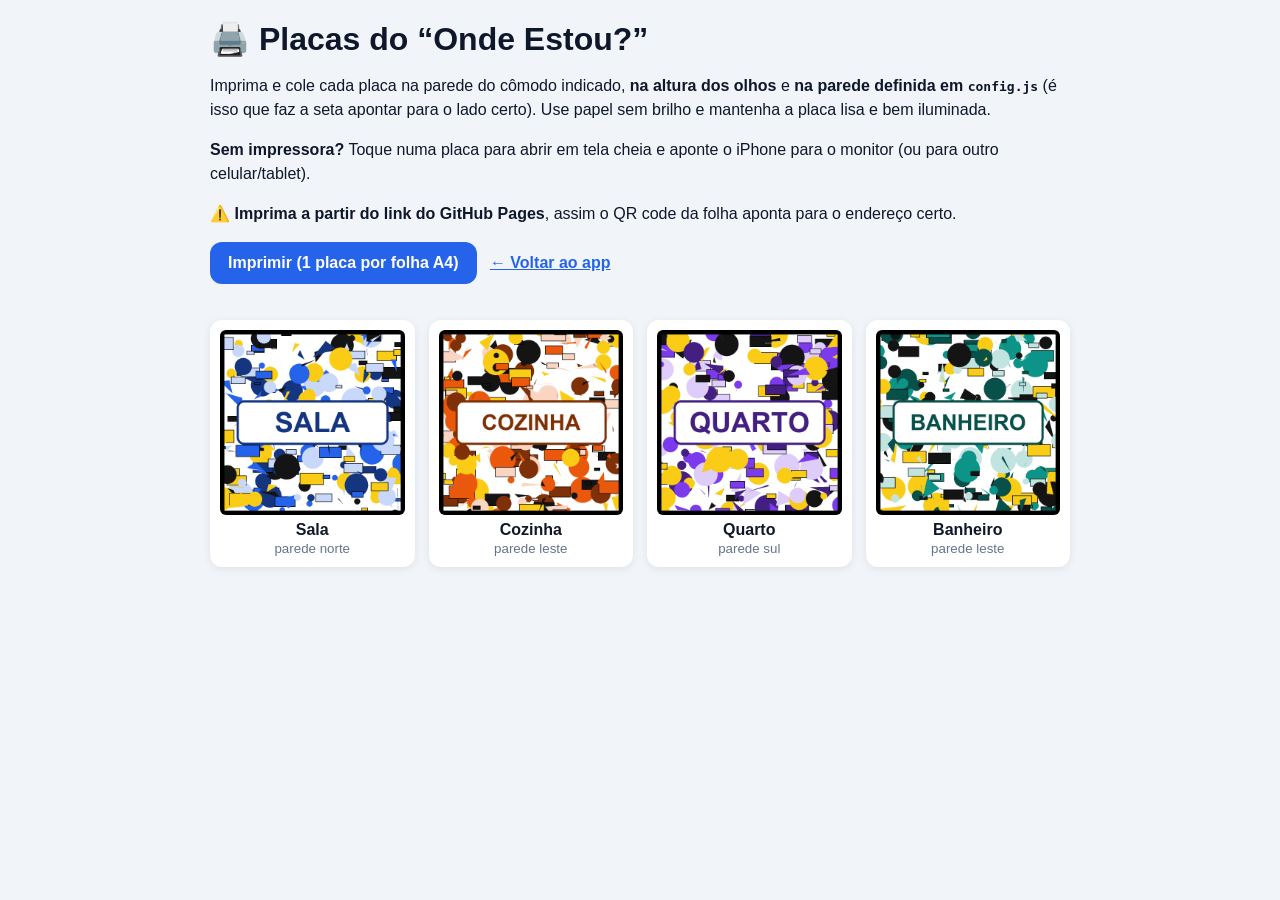
<file: marcadores.html>
<!DOCTYPE html>
<html lang="pt-BR">
<head>
<meta charset="utf-8">
<meta name="viewport" content="width=device-width, initial-scale=1">
<title>Placas para Imprimir</title>
<style>
  :root { font-family: -apple-system, "Segoe UI", Arial, sans-serif; color: #0f172a; }
  body { margin: 0; background: #f1f5f9; }
  .topo { max-width: 860px; margin: 0 auto; padding: 20px 16px; }
  h1 { margin: 0 0 6px; }
  .topo p { line-height: 1.5; }
  .grade { max-width: 860px; margin: 0 auto; padding: 0 16px 40px; display: grid; grid-template-columns: repeat(auto-fill, minmax(190px, 1fr)); gap: 14px; }
  .item { background: #fff; border-radius: 12px; padding: 10px; text-align: center; box-shadow: 0 2px 8px rgba(0,0,0,.08); cursor: zoom-in; }
  .item img { width: 100%; display: block; border-radius: 6px; }
  .item b { display: block; margin-top: 6px; }
  .item small { color: #64748b; }
  button { font-size: 16px; font-weight: 700; padding: 12px 18px; border-radius: 12px; border: 0; background: #2563eb; color: #fff; cursor: pointer; }
  a { color: #2563eb; font-weight: 600; }
  /* modo tela cheia para testar apontando o celular para o monitor */
  #cheia { position: fixed; inset: 0; background: #fff; display: none; align-items: center; justify-content: center; z-index: 9; cursor: zoom-out; }
  #cheia img { max-width: 92vw; max-height: 92vh; }
  /* impressão: uma placa por folha A4 */
  .folha { display: none; }
  @media print {
    @page { size: A4 portrait; margin: 12mm; }
    body { background: #fff; }
    .topo, .grade, #cheia { display: none !important; }
    .folha { display: flex; flex-direction: column; align-items: center; page-break-after: always; height: 270mm; justify-content: center; }
    .folha img { width: 170mm; height: 170mm; }
    .folha .rodape { display: flex; align-items: center; gap: 8mm; margin-top: 8mm; width: 170mm; }
    .folha .qr { width: 32mm; height: 32mm; flex: none; }
    .folha .qr svg { width: 100%; height: 100%; }
    .folha p { font-size: 12pt; margin: 0; }
  }
</style>
</head>
<body>
  <div class="topo">
    <h1>🖨️ Placas do “Onde Estou?”</h1>
    <p>Imprima e cole cada placa na parede do cômodo indicado, <b>na altura dos olhos</b> e
      <b>na parede definida em <code>config.js</code></b> (é isso que faz a seta apontar para o lado certo).
      Use papel sem brilho e mantenha a placa lisa e bem iluminada.</p>
    <p><b>Sem impressora?</b> Toque numa placa para abrir em tela cheia e aponte o iPhone para o monitor (ou para outro celular/tablet).</p>
    <p id="avisoQr"></p>
    <p><button onclick="print()">Imprimir (1 placa por folha A4)</button> &nbsp; <a href="index.html">← Voltar ao app</a></p>
  </div>
  <div class="grade" id="grade"></div>
  <div id="folhas"></div>
  <div id="cheia" onclick="this.style.display='none'"><img alt=""></div>

<script src="config.js"></script>
<script src="lib/qrcode.min.js"></script>
<script>
  // QR code que abre o app (aponte a câmera normal do iPhone para a folha impressa)
  const urlApp = new URL('index.html', location.href).href;
  function qrSvg(texto) { const q = qrcode(0, 'M'); q.addData(texto); q.make(); return q.createSvgTag({ cellSize: 4, margin: 2, scalable: true }); }
  const paredes = { N: 'norte', S: 'sul', L: 'leste', O: 'oeste' };
  const arquivos = ['sala', 'cozinha', 'quarto', 'banheiro'];
  const ordenados = [...CASA.comodos].sort((a, b) => a.alvo - b.alvo);
  if (/localhost|127\.0\.0\.1|^file:/.test(location.href)) document.getElementById('avisoQr').innerHTML = '⚠️ <b>Imprima a partir do link do GitHub Pages</b>, assim o QR code da folha aponta para o endereço certo.';
  for (const c of ordenados) {
    const src = `marcadores/${arquivos[c.alvo]}.png`;
    const d = document.createElement('div');
    d.className = 'item';
    d.innerHTML = `<img src="${src}" alt="Placa ${c.nome}"><b>${c.nome}</b><small>parede ${paredes[c.parede]}</small>`;
    d.onclick = () => { const z = document.getElementById('cheia'); z.querySelector('img').src = src; z.style.display = 'flex'; };
    document.getElementById('grade').appendChild(d);
    const f = document.createElement('div');
    f.className = 'folha';
    f.innerHTML = `<img src="${src}" alt=""><div class="rodape"><div class="qr">${qrSvg(urlApp)}</div><p><b>${c.nome.toUpperCase()}</b>: cole na parede ${paredes[c.parede]}, na altura dos olhos.<br><b>Onde Estou?</b> Localizador da casa em RA<br><small>Sem o app aberto? Aponte a câmera do iPhone para o QR code ao lado.</small></p></div>`;
    document.getElementById('folhas').appendChild(f);
  }
</script>
</body>
</html>
</file>
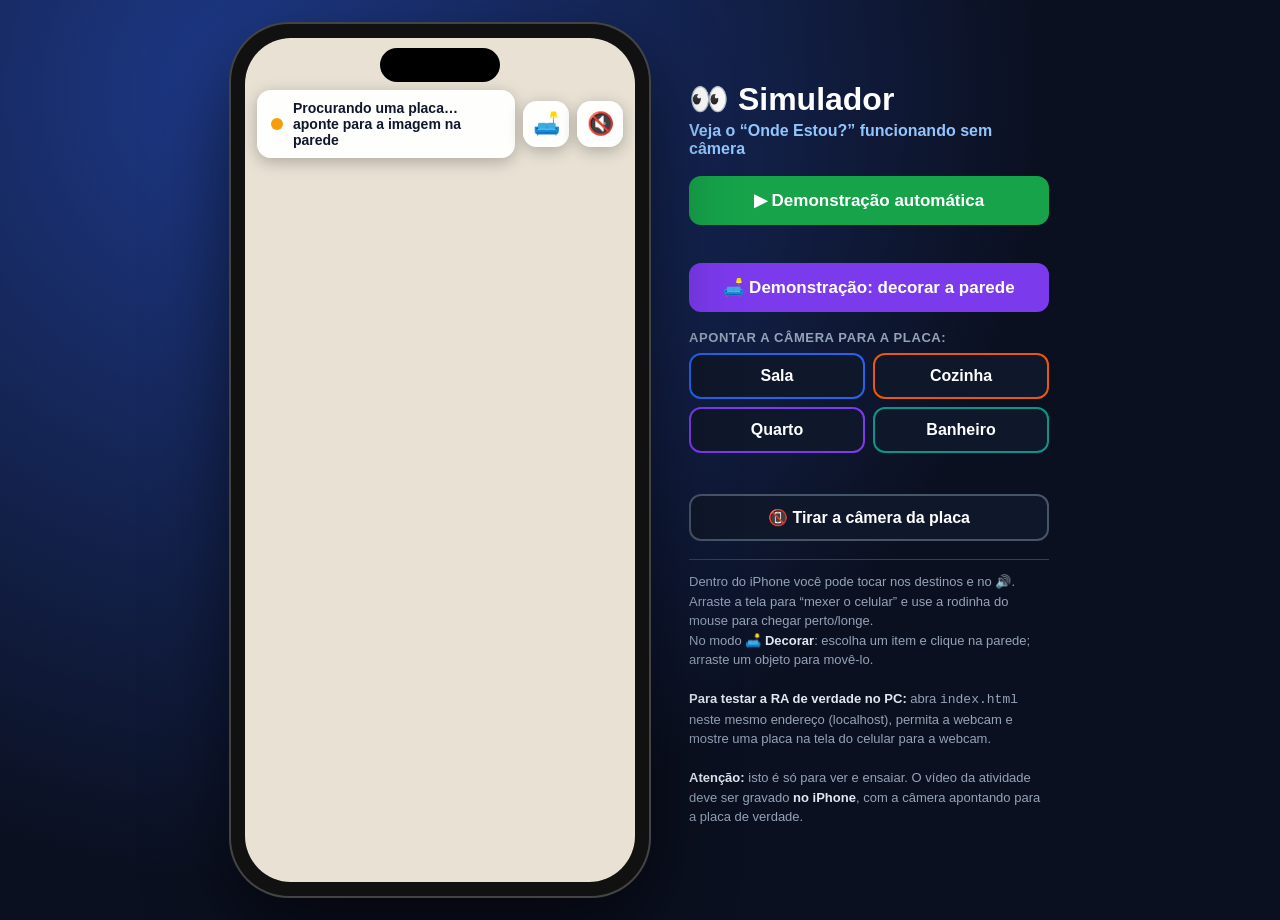
<file: simulador.html>
<!DOCTYPE html>
<html lang="pt-BR">
<head>
<meta charset="utf-8">
<meta name="viewport" content="width=device-width, initial-scale=1">
<title>Simulador Onde Estou</title>
<style>
  :root { font-family: -apple-system, "Segoe UI", Arial, sans-serif; color: #e2e8f0; }
  body { margin: 0; min-height: 100vh; background: radial-gradient(circle at 20% 10%, #1e3a8a, #0b1020 60%); display: flex; gap: 40px; align-items: center; justify-content: center; padding: 24px 16px; box-sizing: border-box; flex-wrap: wrap; }
  .iphone { width: 390px; height: 844px; border-radius: 58px; background: #111; padding: 14px; box-shadow: 0 0 0 2px #444, 0 30px 80px rgba(0,0,0,.6); position: relative; flex: none; }
  .iphone::before { content: ""; position: absolute; top: 24px; left: 50%; transform: translateX(-50%); width: 120px; height: 34px; background: #000; border-radius: 20px; z-index: 2; }
  .iphone iframe { width: 100%; height: 100%; border: 0; border-radius: 46px; background: #000; }
  .controles { width: 360px; max-width: 100%; }
  h1 { margin: 0 0 4px; color: #fff; }
  .sub { color: #93c5fd; margin: 0 0 18px; font-weight: 600; }
  h2 { font-size: 13px; letter-spacing: .6px; color: #94a3b8; margin: 18px 0 8px; }
  .grade { display: grid; grid-template-columns: 1fr 1fr; gap: 8px; }
  button { font: inherit; font-weight: 700; padding: 12px; border-radius: 12px; border: 2px solid var(--c, #475569); background: #0f172a; color: #fff; cursor: pointer; }
  button:hover { background: var(--c, #334155); }
  .demo { width: 100%; background: #16a34a; border-color: #16a34a; font-size: 17px; }
  .passo { min-height: 22px; margin-top: 8px; color: #86efac; font-weight: 600; }
  .nota { font-size: 13px; color: #94a3b8; line-height: 1.5; margin-top: 18px; border-top: 1px solid #334155; padding-top: 12px; }
  .nota b { color: #e2e8f0; }
</style>
</head>
<body>
  <div class="iphone"><iframe id="app" src="index.html?sim" title="App no iPhone"></iframe></div>

  <div class="controles">
    <h1>👀 Simulador</h1>
    <p class="sub">Veja o “Onde Estou?” funcionando sem câmera</p>

    <button class="demo" id="btnDemo">▶ Demonstração automática</button>
    <div class="passo" id="passo"></div>
    <button class="demo" id="btnDemoDecor" style="background:#7c3aed;border-color:#7c3aed;margin-top:8px">🛋️ Demonstração: decorar a parede</button>

    <h2>APONTAR A CÂMERA PARA A PLACA:</h2>
    <div class="grade">
      <button style="--c:#2563eb" data-placa="sala">Sala</button>
      <button style="--c:#ea580c" data-placa="cozinha">Cozinha</button>
      <button style="--c:#7c3aed" data-placa="quarto">Quarto</button>
      <button style="--c:#0d9488" data-placa="banheiro">Banheiro</button>
    </div>
    <h2>&nbsp;</h2>
    <button id="btnAfastar" style="width:100%">📵 Tirar a câmera da placa</button>

    <p class="nota">
      Dentro do iPhone você pode tocar nos destinos e no 🔊. Arraste a tela para “mexer o celular” e use a rodinha do mouse para chegar perto/longe.<br>
      No modo 🛋️ <b>Decorar</b>: escolha um item e clique na parede; arraste um objeto para movê-lo.<br><br>
      <b>Para testar a RA de verdade no PC:</b> abra <code>index.html</code> neste mesmo endereço (localhost),
      permita a webcam e mostre uma placa na tela do celular para a webcam.<br><br>
      <b>Atenção:</b> isto é só para ver e ensaiar. O vídeo da atividade deve ser gravado <b>no iPhone</b>, com a câmera apontando para a placa de verdade.
    </p>
  </div>

<script>
  const frame = document.getElementById('app');
  const sim = () => frame.contentWindow.SIM;
  frame.addEventListener('load', () => {
    const d = frame.contentDocument;
    const iniciar = () => d.getElementById('btnIniciar').click();
    setTimeout(iniciar, 400);
  });
  document.querySelectorAll('[data-placa]').forEach(b => b.onclick = () => sim().apontar(b.dataset.placa));
  document.getElementById('btnAfastar').onclick = () => sim().afastar();
  const btnDemoDecor = document.getElementById('btnDemoDecor');
  btnDemoDecor.onclick = async () => {
    btnDemoDecor.disabled = true;
    await sim().decorar(t => { document.getElementById('passo').textContent = t; });
    btnDemoDecor.disabled = false;
  };
  const btnDemo = document.getElementById('btnDemo');
  btnDemo.onclick = async () => {
    btnDemo.disabled = true;
    await sim().demo(t => { document.getElementById('passo').textContent = t; });
    btnDemo.disabled = false;
  };
  // celular abrindo o simulador: vai direto para o app em modo simulação
  if (innerWidth < 700) location.replace('index.html?sim');
</script>
</body>
</html>
</file>
<file: css/estilo.css>
:root {
  --fundo: #0f172a; --texto: #0f172a; --vidro: rgba(255, 255, 255, 0.94);
  --verde: #16a34a; --vermelho: #ef4444;
  font-family: -apple-system, BlinkMacSystemFont, "Segoe UI", Roboto, Arial, sans-serif;
}
* { box-sizing: border-box; -webkit-tap-highlight-color: transparent; }
/* O fundo fica só no html: o MindAR põe o vídeo da câmera com z-index -2,
   e um fundo no body seria pintado POR CIMA do vídeo (tela preta). */
html { background: #000; }
html, body { margin: 0; height: 100%; overflow: hidden; color: var(--texto); }
body { background: transparent; }
[hidden] { display: none !important; }

/* MindAR coloca o vídeo e o canvas no body; garantimos tela cheia */
body > video { object-fit: cover; }
.a-canvas { z-index: 1; }

/* ---------- tela inicial ---------- */
#capa {
  position: fixed; inset: 0; z-index: 50; display: flex; align-items: center; justify-content: center;
  background: radial-gradient(circle at 30% 20%, #1e3a8a 0%, #0f172a 60%); color: #fff; padding: 24px 16px;
  padding-top: max(24px, env(safe-area-inset-top));
}
.capa-conteudo { max-width: 460px; text-align: center; }
.logo { font-size: 64px; filter: drop-shadow(0 6px 18px rgba(239, 68, 68, .6)); }
#capa h1 { font-size: 42px; margin: 6px 0 0; letter-spacing: -1px; }
.sub { margin: 4px 0 18px; color: #93c5fd; font-weight: 600; }
.desc { line-height: 1.5; color: #e2e8f0; font-size: 16px; }
.btn-grande {
  margin-top: 18px; width: 100%; font-size: 20px; font-weight: 700; padding: 18px; border: 0; border-radius: 16px;
  background: #22c55e; color: #052e16; box-shadow: 0 10px 30px rgba(34, 197, 94, .35);
}
.btn-grande:active { transform: scale(.98); }
.aviso { background: #7f1d1d; padding: 10px; border-radius: 10px; font-size: 14px; }
.links { margin-top: 18px; }
.links a { color: #bfdbfe; font-weight: 600; text-decoration: none; }

/* ---------- carregando ---------- */
#carregando {
  position: fixed; inset: 0; z-index: 40; display: flex; flex-direction: column; align-items: center; justify-content: center;
  background: #0f172a; color: #fff; text-align: center; padding: 24px; line-height: 1.5;
}
.spinner { width: 54px; height: 54px; border: 6px solid #334155; border-top-color: #22c55e; border-radius: 50%; animation: gira 1s linear infinite; }
@keyframes gira { to { transform: rotate(360deg); } }

/* ---------- HUD ---------- */
#hud { position: fixed; inset: 0; z-index: 20; pointer-events: none; }
#hud button { pointer-events: auto; }
#topo {
  position: absolute; left: 12px; right: 12px; top: max(12px, env(safe-area-inset-top));
  display: flex; gap: 8px; align-items: center;
}
#status {
  flex: 1; display: flex; align-items: center; gap: 10px; padding: 10px 14px; border-radius: 14px;
  background: var(--vidro); font-weight: 700; font-size: 14px; box-shadow: 0 4px 16px rgba(0, 0, 0, .25);
}
.pulso { width: 12px; height: 12px; border-radius: 50%; flex: none; }
#status.procurando .pulso { background: #f59e0b; animation: piscar 1s infinite; }
#status.achou .pulso { background: var(--verde); }
#status.achou { background: #dcfce7; }
@keyframes piscar { 50% { opacity: .2; } }
.btn-icone { width: 46px; height: 46px; border-radius: 14px; border: 0; background: var(--vidro); font-size: 22px; box-shadow: 0 4px 16px rgba(0, 0, 0, .25); }

/* mapa no canto (como no exemplo do professor) */
#mapa {
  position: absolute; right: 12px; top: calc(max(12px, env(safe-area-inset-top)) + 58px);
  width: min(46vw, 200px); opacity: .97; background: var(--vidro); border-radius: 14px; padding: 8px;
  box-shadow: 0 4px 16px rgba(0, 0, 0, .3); border: 2px solid #0f172a;
}
.mapa-titulo { font-size: 11px; font-weight: 800; letter-spacing: .5px; margin: 0 2px 4px; display: flex; justify-content: space-between; align-items: center; }
.mini-btn { font: inherit; font-size: 10px; font-weight: 800; padding: 3px 8px; border-radius: 8px; border: 1.5px solid #0f172a; background: #fff; }
#mapa3d { width: 100%; aspect-ratio: 1 / 1; display: block; border-radius: 8px; background: linear-gradient(#bfdbfe, #e0f2fe); }
#mapaSvg { width: 100%; height: auto; display: block; font-family: inherit; }

/* painel inferior */
#painel {
  position: absolute; left: 12px; right: 12px; bottom: max(12px, env(safe-area-inset-bottom));
  background: var(--vidro); border-radius: 18px; padding: 14px 16px; box-shadow: 0 -4px 24px rgba(0, 0, 0, .3);
  max-width: 560px; margin: 0 auto;
}
.painel-cabeca { display: flex; justify-content: space-between; align-items: flex-start; gap: 8px; }
.rotulo { font-size: 11px; font-weight: 800; letter-spacing: .6px; color: #64748b; }
.nome { font-size: 28px; font-weight: 800; line-height: 1.1; }
.perdido { font-size: 11px; background: #fef3c7; color: #92400e; padding: 4px 8px; border-radius: 8px; font-weight: 700; text-align: right; }
.info { font-size: 14px; color: #334155; margin: 2px 0 10px; }
.destinos { display: flex; gap: 8px; flex-wrap: wrap; margin: 6px 0 10px; }
.chip {
  border: 2px solid var(--cor); background: #fff; color: var(--cor); font-weight: 800; font-size: 15px;
  padding: 9px 14px; border-radius: 999px;
}
.chip.ativo { background: var(--cor); color: #fff; }
.instrucao { font-size: 15px; line-height: 1.4; background: #dcfce7; border-left: 5px solid var(--verde); padding: 8px 10px; border-radius: 8px; }
.seta-txt { font-size: 18px; }

/* aviso de chegada */
#aviso {
  position: absolute; left: 50%; top: 38%; transform: translate(-50%, -50%);
  background: var(--cor, #16a34a); color: #fff; font-weight: 800; font-size: 22px; text-align: center;
  padding: 18px 24px; border-radius: 20px; box-shadow: 0 12px 40px rgba(0, 0, 0, .4); width: min(86vw, 380px);
}
#aviso small { display: block; font-size: 14px; font-weight: 600; opacity: .9; margin-top: 4px; }
#aviso.entra { animation: entra .45s cubic-bezier(.2, 1.4, .4, 1); }
@keyframes entra { from { transform: translate(-50%, -50%) scale(.5); opacity: 0; } }

/* emergência */
.chip-saida { --cor: #dc2626; }
#painel.emergencia { box-shadow: 0 0 0 3px #dc2626, 0 -4px 24px rgba(220, 38, 38, .5); }
#painel.emergencia .instrucao { background: #fee2e2; border-left-color: #dc2626; }

/* simulador dentro da moldura de iPhone: espaço para o "notch" */
body.simulacao #topo { top: 52px; }
body.simulacao #mapa { top: 110px; }
.a-enter-vr, .a-enter-ar, .a-orientation-modal { display: none !important; }

/* ---------- modo Decorar ---------- */
.a-canvas { touch-action: none; } /* arrastar objetos sem rolar a página */
#decor {
  position: absolute; left: 12px; right: 12px; bottom: max(12px, env(safe-area-inset-bottom));
  background: var(--vidro); border-radius: 18px; padding: 12px 14px; box-shadow: 0 -4px 24px rgba(0, 0, 0, .3);
  max-width: 560px; margin: 0 auto; pointer-events: auto;
}
.decor-cabeca { display: flex; align-items: center; gap: 8px; font-size: 17px; }
.decor-cabeca b { flex: none; }
.decor-conta { flex: 1; font-size: 12px; color: #64748b; font-weight: 700; }
.mini-btn.ok { background: #16a34a; color: #fff; border-color: #16a34a; font-size: 13px; padding: 6px 12px; }
#catalogo { margin: 8px -14px; padding: 0 14px 2px; flex-wrap: nowrap; overflow-x: auto; scrollbar-width: none; }
#catalogo::-webkit-scrollbar { display: none; }
#catalogo .chip { flex: none; font-size: 14px; padding: 7px 11px; }
.decor-edicao { display: flex; gap: 6px; margin-bottom: 8px; }
.decor-edicao button { flex: 1; font: inherit; font-size: 13px; font-weight: 800; padding: 8px 4px; border-radius: 10px; border: 2px solid #0f172a; background: #fff; }
#decorDica { background: #e0f2fe; border-left-color: #0284c7; font-size: 14px; }
.decor-rodape { display: flex; justify-content: space-between; margin-top: 6px; }
button.link { font: inherit; font-size: 13px; font-weight: 700; background: none; border: 0; color: #1d4ed8; padding: 4px 0; }
body.decorando #btnDecor { background: #16a34a; }

/* AR do iPhone (Quick Look) */
#ql { position: fixed; inset: 0; z-index: 60; background: rgba(15, 23, 42, .6); display: flex; align-items: flex-end; justify-content: center; padding: 12px; }
.ql-caixa { background: #fff; border-radius: 20px; padding: 14px 16px; width: 100%; max-width: 520px; margin-bottom: env(safe-area-inset-bottom); }
.ql-txt { font-size: 14px; line-height: 1.45; color: #334155; margin: 8px 0 10px; }
.ql-lista { display: grid; grid-template-columns: 1fr 1fr; gap: 10px; }
.ql-item { display: flex; flex-direction: column; text-decoration: none; color: #0f172a; border: 2px solid #e2e8f0; border-radius: 14px; overflow: hidden; }
.ql-item img { width: 100%; aspect-ratio: 1; object-fit: cover; display: block; background: #f1f5f9; }
.ql-item span { padding: 6px 8px; font-size: 14px; }
.ql-item small { display: block; color: #64748b; font-size: 12px; }
#btnReativar { position: fixed; left: 50%; top: 45%; transform: translate(-50%, -50%); width: min(80vw, 340px); z-index: 70; }

/* ---------- catálogo visual (fotos dos itens) ---------- */
.catalogo-visual { margin: 8px -14px 8px; }
.cat-abas, .cat-grade { display: flex; gap: 6px; overflow-x: auto; padding: 0 14px; scrollbar-width: none; }
.cat-abas::-webkit-scrollbar, .cat-grade::-webkit-scrollbar { display: none; }
.cat-abas button { flex: none; font: inherit; font-size: 13px; font-weight: 800; padding: 6px 12px; border-radius: 999px; border: 0; background: #e2e8f0; color: #334155; }
.cat-abas button.ativo { background: #0f172a; color: #fff; }
.cat-grade { margin-top: 8px; padding-bottom: 2px; }
.cat-item { flex: none; width: 86px; padding: 0; border: 2px solid transparent; border-radius: 14px; background: #fff; overflow: hidden; font: inherit; text-align: center; box-shadow: 0 1px 4px rgba(0, 0, 0, .12); }
.cat-item img { width: 100%; aspect-ratio: 1; object-fit: cover; display: block; background: #f1ede6; }
.cat-item span { display: block; font-size: 11px; font-weight: 700; padding: 4px 3px 5px; line-height: 1.15; color: #0f172a; }
.cat-item.ativo { border-color: #16a34a; box-shadow: 0 0 0 3px rgba(22, 163, 74, .3); }
.ql-lista { max-height: 52vh; overflow-y: auto; }

/* capa do Decora RA */
.btn-grande small { display: block; font-size: 13px; font-weight: 600; opacity: .75; margin-top: 2px; }
a.btn-grande.btn-link { display: block; text-decoration: none; text-align: center; box-sizing: border-box; }
.btn-grande.btn-sec { background: #1e293b; color: #fff; box-shadow: none; border: 2px solid #475569; margin-top: 10px; font-size: 18px; padding: 14px; }
button.link.ativo { color: #16a34a; text-decoration: underline; }
</file>
